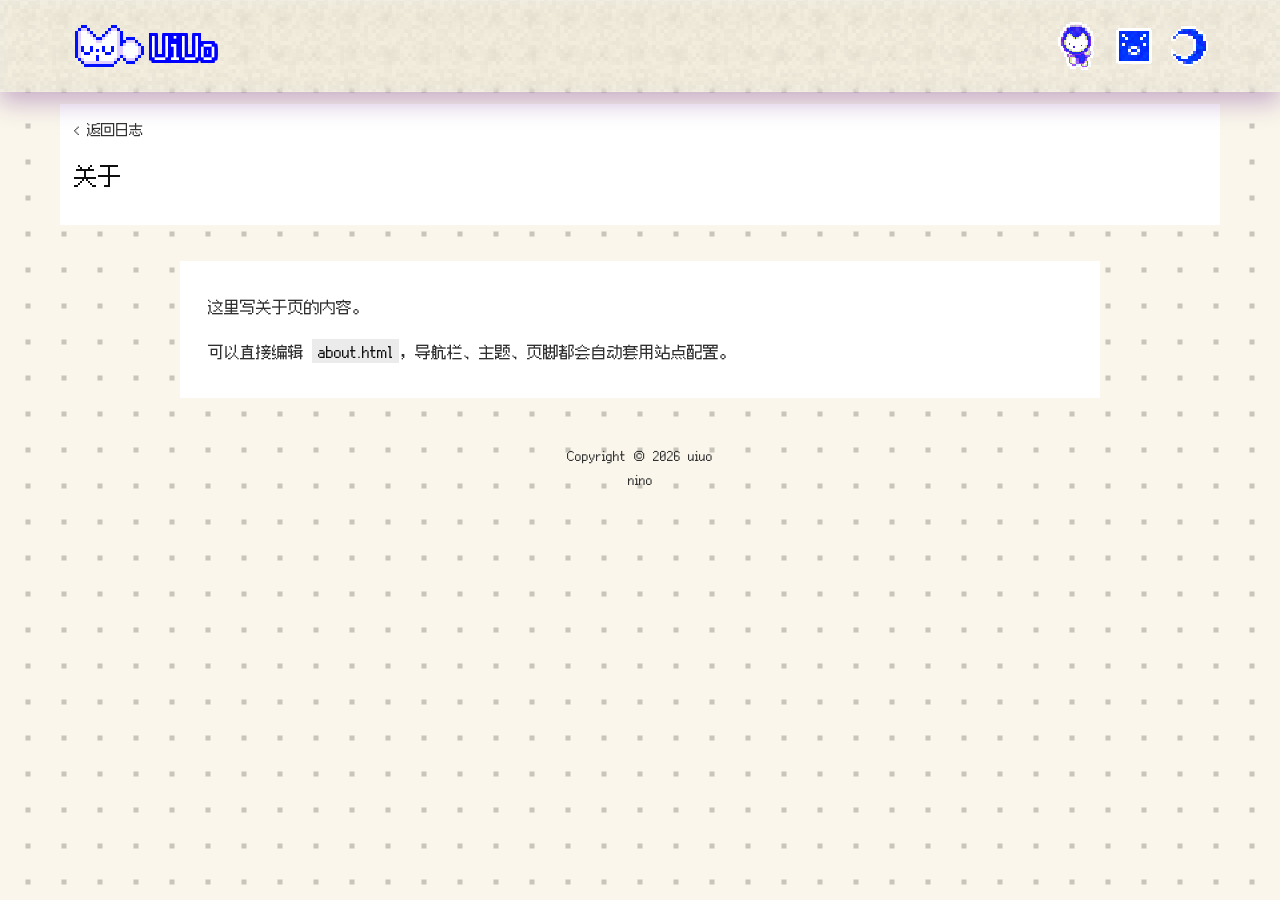
<file: about.html>
<!doctype html>
<html lang="zh-CN">
  <head>
    <meta charset="UTF-8" />
    <meta name="viewport" content="width=device-width, initial-scale=1.0" />
    <meta name="robots" content="noindex, nofollow" />
    <meta name="googlebot" content="noindex, nofollow" />
    <title>关于 - Gamedev</title>
    <script>document.documentElement.dataset.theme=sessionStorage.getItem("vb_theme")==="dark"?"dark":"light"</script>
    <link rel="stylesheet" href="./styles.css?v=35" />
    <!-- 预载像素字体：提前并行下载，缩短首屏等待 -->
    <link rel="preload" as="font" type="font/woff2" href="./assets/fonts/fusion-pixel-12px-proportional-latin.woff2" crossorigin />
    <link rel="preload" as="font" type="font/woff2" href="./assets/fonts/fusion-pixel-12px-proportional-zh_hans.woff2" crossorigin />
  </head>
  <body data-page="about" data-theme="light">
    <header class="top-nav shell">
      <a class="brand" href="./index.html">Gamedev</a>
      <div class="nav-actions">
        <a class="nav-about-btn" href="./about.html" aria-label="关于">
          <img alt="" draggable="false" />
        </a>
        <a class="nav-gallery-btn" href="./gallery.html" aria-label="画廊">
          <img alt="" draggable="false" />
        </a>
        <button id="theme-toggle" class="btn theme-toggle" type="button" aria-label="切换主题">
          <img class="theme-toggle-icon" alt="" draggable="false" hidden />
          <span class="theme-toggle-text">切换主题</span>
        </button>
      </div>
    </header>

    <main class="shell page-main about-main">
      <section class="about-hero block">
        <a class="back-link" href="./index.html">&lt; 返回日志</a>
        <h1>关于</h1>
      </section>

      <section class="post-content markdown-content block">
        <p>这里写关于页的内容。</p>
        <p>可以直接编辑 <code>about.html</code>，导航栏、主题、页脚都会自动套用站点配置。</p>
      </section>
    </main>

    <footer class="site-footer shell">
      <p data-site="footer-line1">Copyright © 2026 Nino</p>
      <p data-site="footer-line2">All rights reserved.</p>
    </footer>

    <script src="./js/common.js?v=19"></script>
    <script src="./js/about.js"></script>
    <div id="page-sweep" class="page-sweep"></div>
    <script src="./js/page-transition.js"></script>
  </body>
</html>
</file>
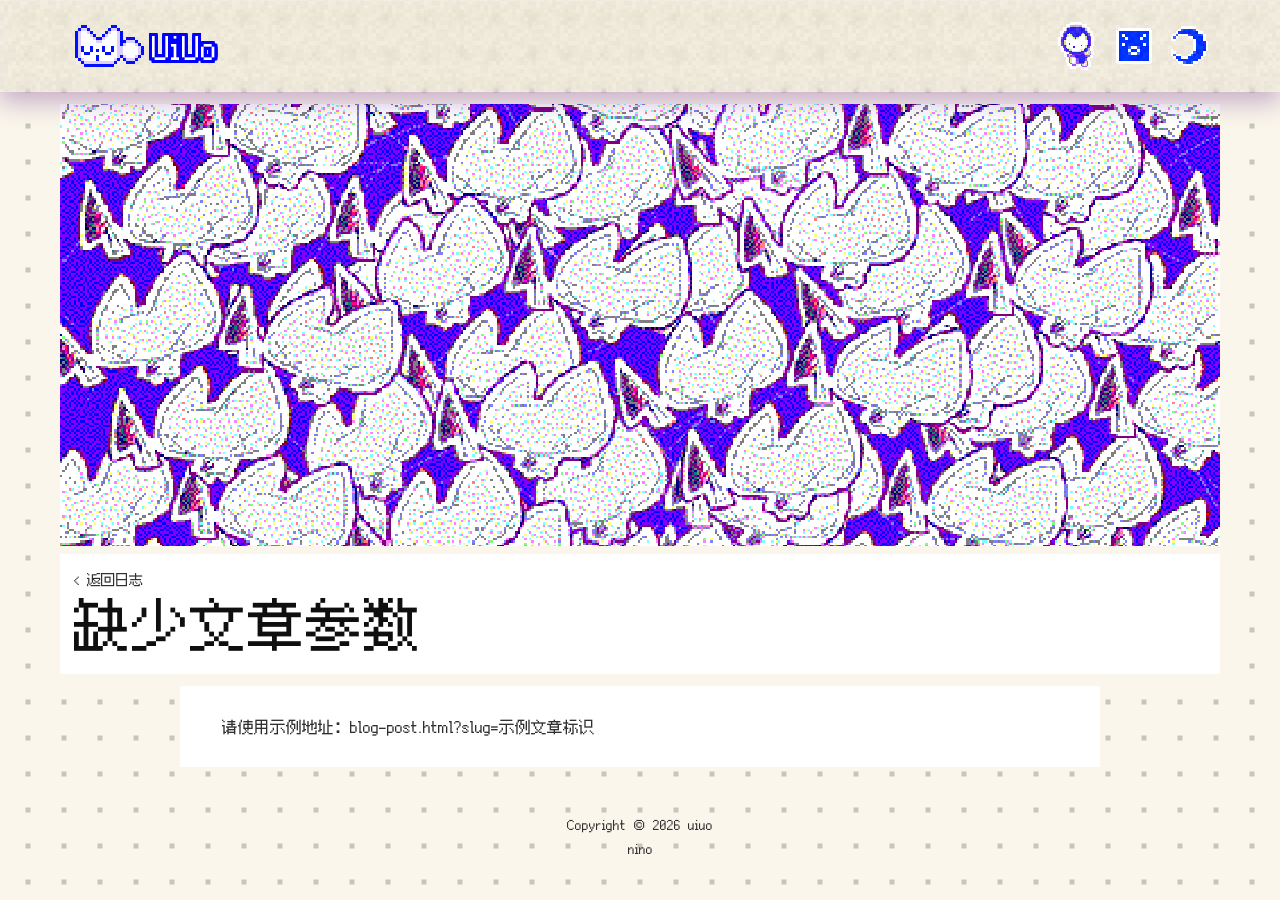
<file: blog-post.html>
﻿<!doctype html>
<html lang="zh-CN">
  <head>
    <meta charset="UTF-8" />
    <meta name="viewport" content="width=device-width, initial-scale=1.0" />
    <meta name="robots" content="noindex, nofollow" />
    <meta name="googlebot" content="noindex, nofollow" />
    <title>文章 - Gamedev</title>
    <script>document.documentElement.dataset.theme=sessionStorage.getItem("vb_theme")==="dark"?"dark":"light"</script>
    <link rel="stylesheet" href="./styles.css?v=35" />
    <!-- 预载像素字体：提前并行下载，缩短首屏等待 -->
    <link rel="preload" as="font" type="font/woff2" href="./assets/fonts/fusion-pixel-12px-proportional-latin.woff2" crossorigin />
    <link rel="preload" as="font" type="font/woff2" href="./assets/fonts/fusion-pixel-12px-proportional-zh_hans.woff2" crossorigin />
  </head>
  <body data-page="blog" data-theme="light">
    <header class="top-nav shell">
      <a class="brand" href="./index.html">Gamedev</a>
      <div class="nav-actions">
        <a class="nav-about-btn" href="./about.html" aria-label="关于">
          <img alt="" draggable="false" />
        </a>
        <a class="nav-gallery-btn" href="./gallery.html" aria-label="画廊">
          <img alt="" draggable="false" />
        </a>
        <button id="theme-toggle" class="btn theme-toggle" type="button" aria-label="切换主题">
          <img class="theme-toggle-icon" alt="" draggable="false" hidden />
          <span class="theme-toggle-text">切换主题</span>
        </button>
      </div>
    </header>

    <main class="shell page-main">
      <section class="page-hero">
        <img data-hero-image class="hero-image" alt="文章头图" draggable="false" />
        <div class="hero-copy block">
          <a class="back-link" href="./index.html">&lt; 返回日志</a>
          <h1 id="post-title">加载中...</h1>
          <p id="post-meta"></p>
        </div>
      </section>

      <article class="post-content block markdown-content" id="post-content"></article>
    </main>

    <footer class="site-footer shell">
      <p data-site="footer-line1">Copyright © 2026 Nino</p>
      <p data-site="footer-line2">All rights reserved.</p>
    </footer>

    <script src="./js/common.js?v=19"></script>
    <script src="./js/blog-post.js"></script>
    <div id="page-sweep" class="page-sweep"></div>
    <script src="./js/page-transition.js"></script>
  </body>
</html>
</file>
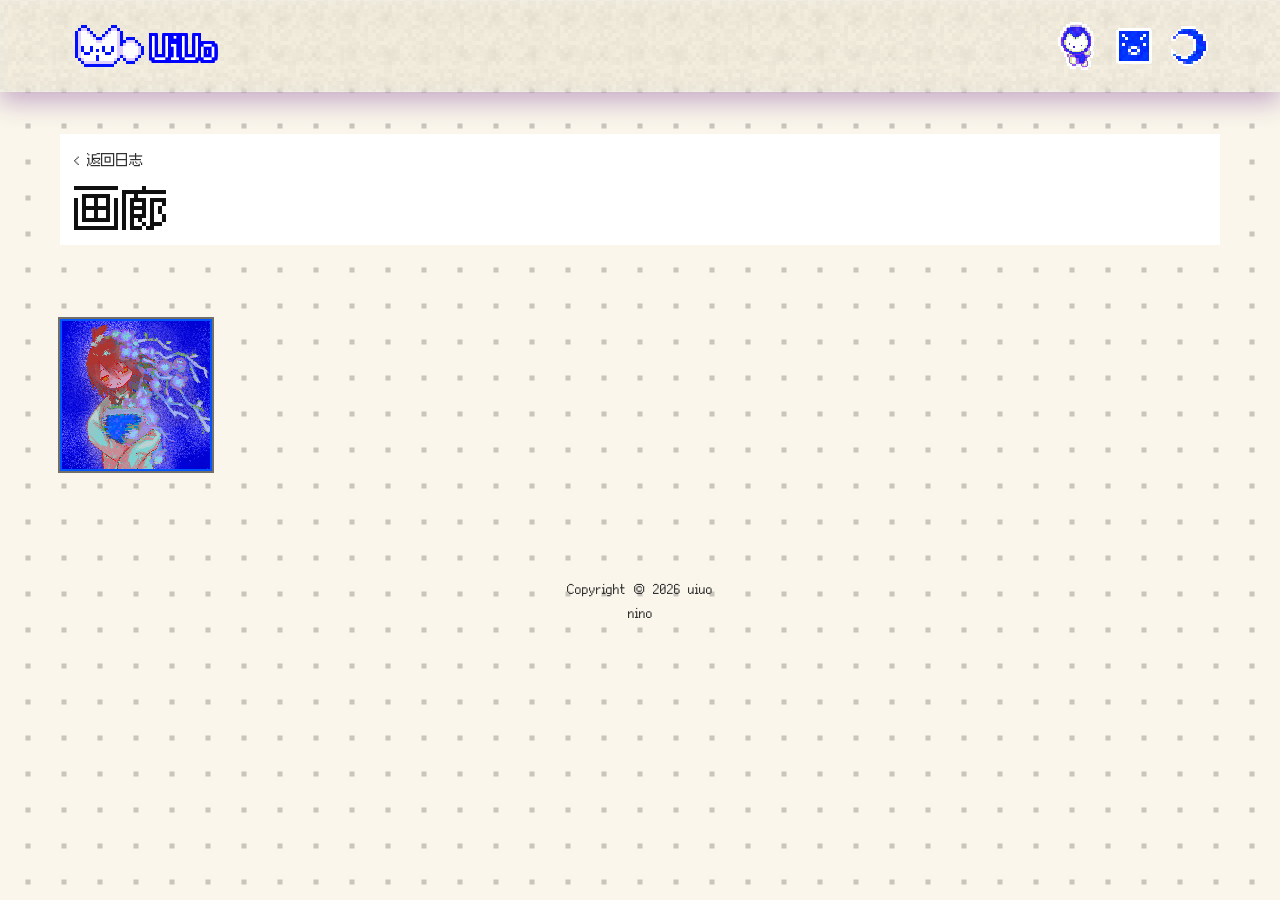
<file: gallery.html>
<!doctype html>
<html lang="zh-CN">
  <head>
    <meta charset="UTF-8" />
    <meta name="viewport" content="width=device-width, initial-scale=1.0" />
    <meta name="robots" content="noindex, nofollow" />
    <meta name="googlebot" content="noindex, nofollow" />
    <title>画廊 - Gamedev</title>
    <script>document.documentElement.dataset.theme=sessionStorage.getItem("vb_theme")==="dark"?"dark":"light"</script>
    <link rel="stylesheet" href="./styles.css?v=35" />
    <!-- 预载像素字体：提前并行下载，缩短首屏等待 -->
    <link rel="preload" as="font" type="font/woff2" href="./assets/fonts/fusion-pixel-12px-proportional-latin.woff2" crossorigin />
    <link rel="preload" as="font" type="font/woff2" href="./assets/fonts/fusion-pixel-12px-proportional-zh_hans.woff2" crossorigin />
  </head>
  <body data-page="gallery" data-theme="light">
    <header class="top-nav shell">
      <a class="brand" href="./index.html">Gamedev</a>
      <div class="nav-actions">
        <a class="nav-about-btn" href="./about.html" aria-label="关于">
          <img alt="" draggable="false" />
        </a>
        <a class="nav-gallery-btn" href="./gallery.html" aria-label="画廊">
          <img alt="" draggable="false" />
        </a>
        <button id="theme-toggle" class="btn theme-toggle" type="button" aria-label="切换主题">
          <img class="theme-toggle-icon" alt="" draggable="false" hidden />
          <span class="theme-toggle-text">切换主题</span>
        </button>
      </div>
    </header>

    <main class="shell page-main gallery-main">
      <section class="gallery-hero block">
        <a class="back-link" href="./index.html">&lt; 返回日志</a>
        <h1>画廊</h1>
      </section>

      <section class="gallery-grid" id="gallery-grid" aria-label="画廊图片"></section>
    </main>

    <footer class="site-footer shell">
      <p data-site="footer-line1">Copyright © 2026 Nino</p>
      <p data-site="footer-line2">All rights reserved.</p>
    </footer>

    <script src="./js/common.js?v=19"></script>
    <script src="./js/gallery.js?v=3"></script>
    <div id="page-sweep" class="page-sweep"></div>
    <script src="./js/page-transition.js"></script>
  </body>
</html>
</file>
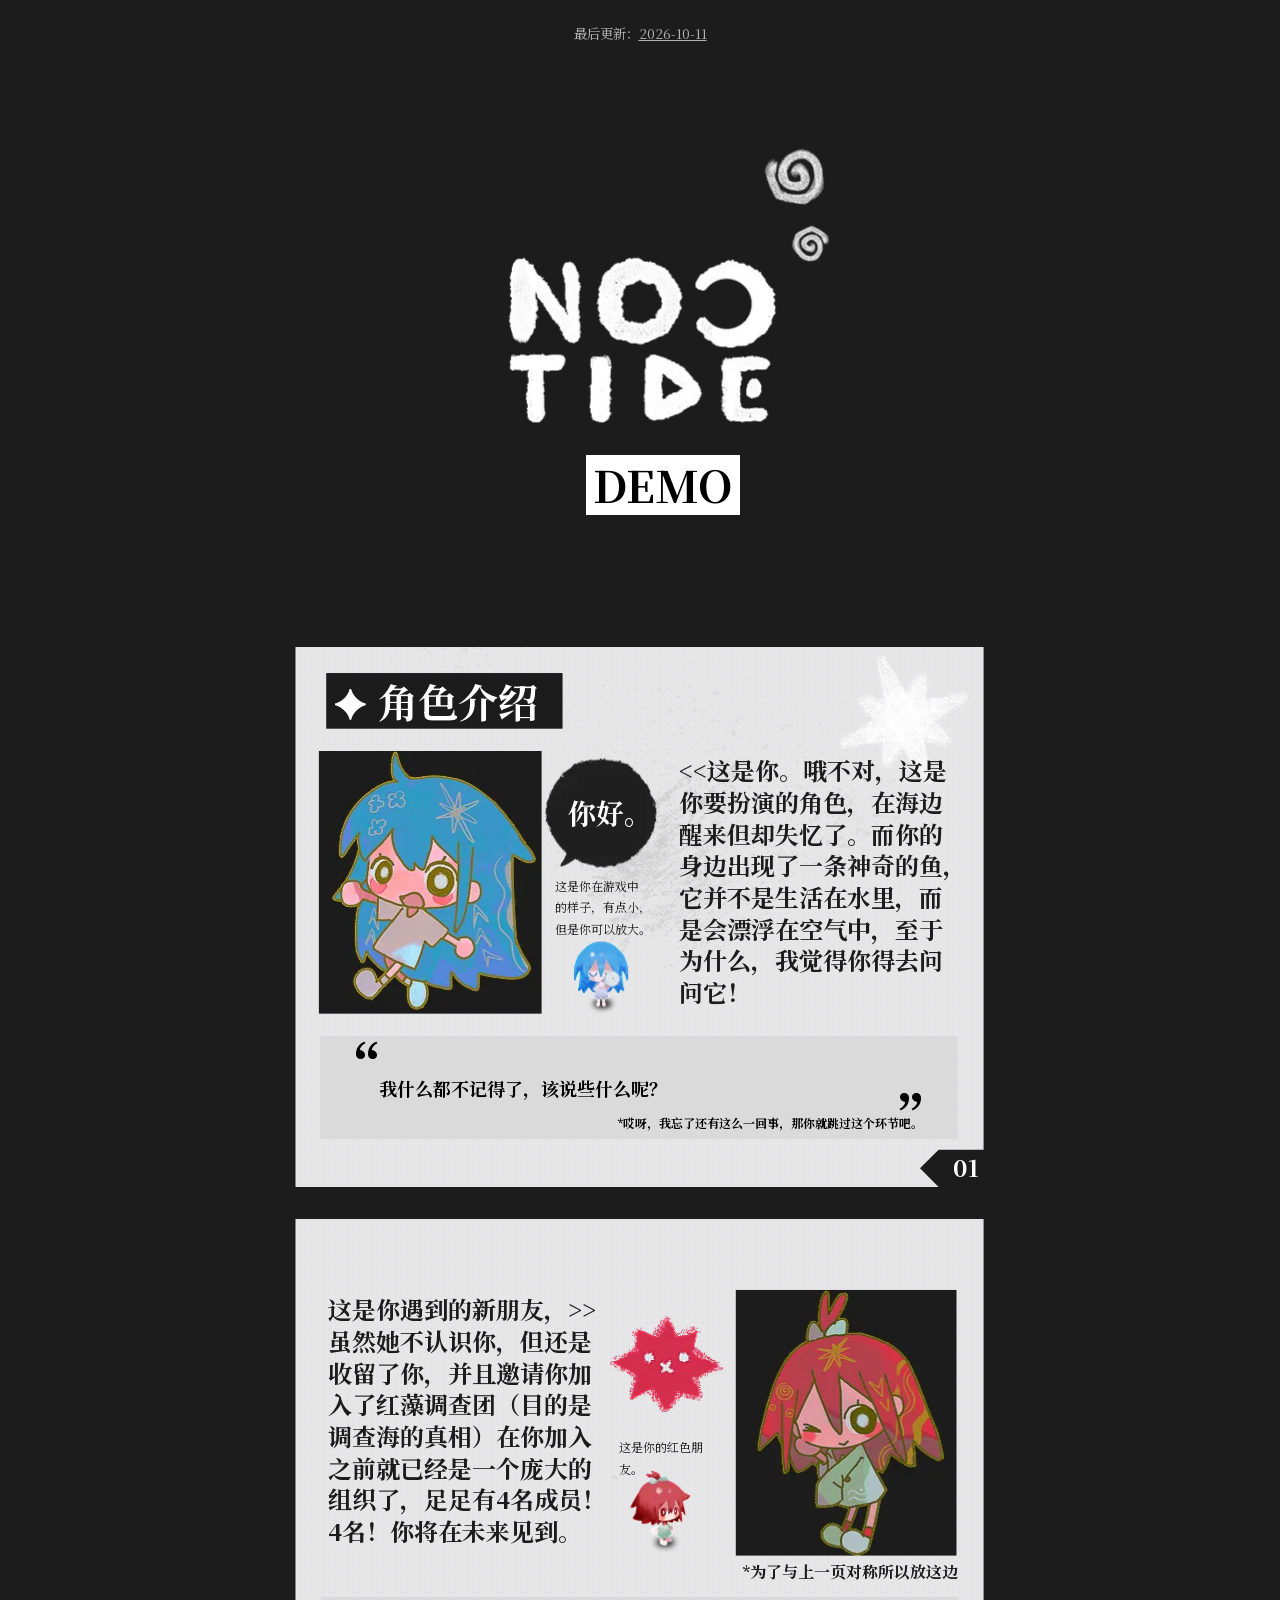
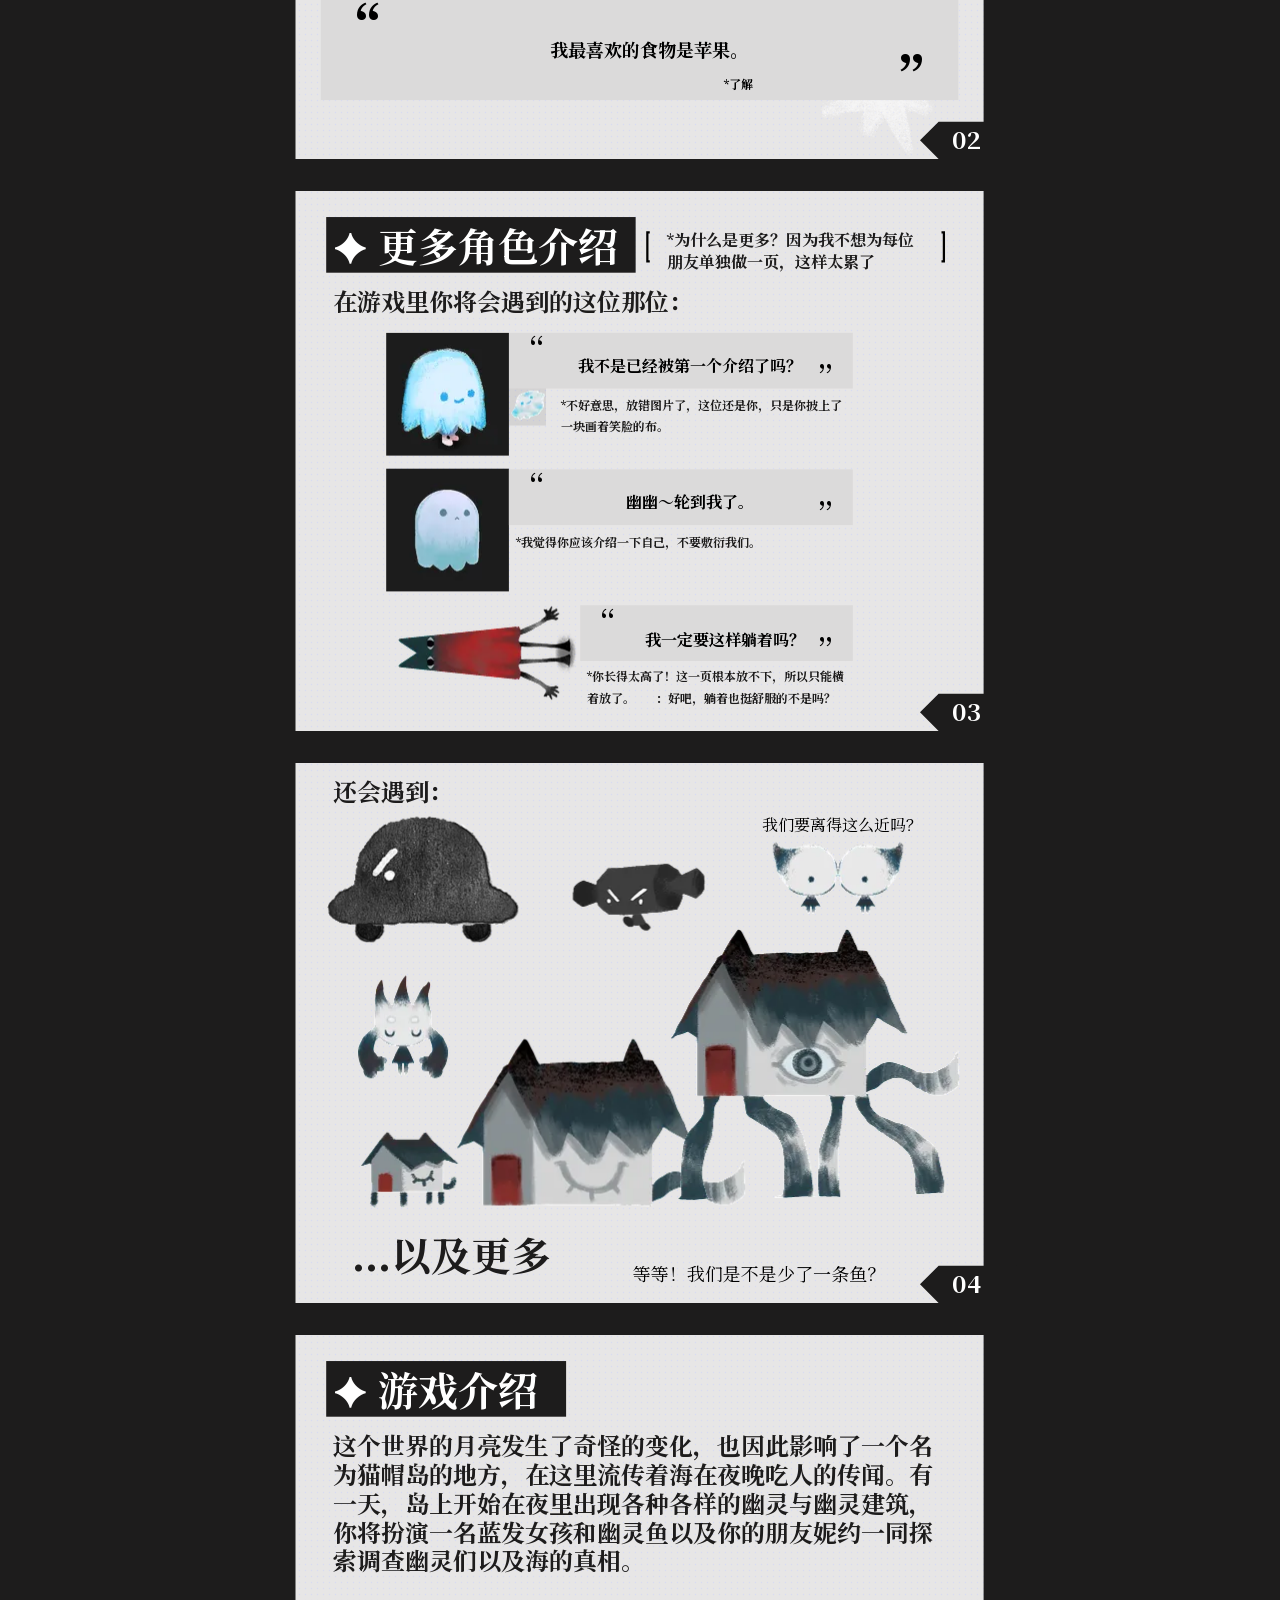
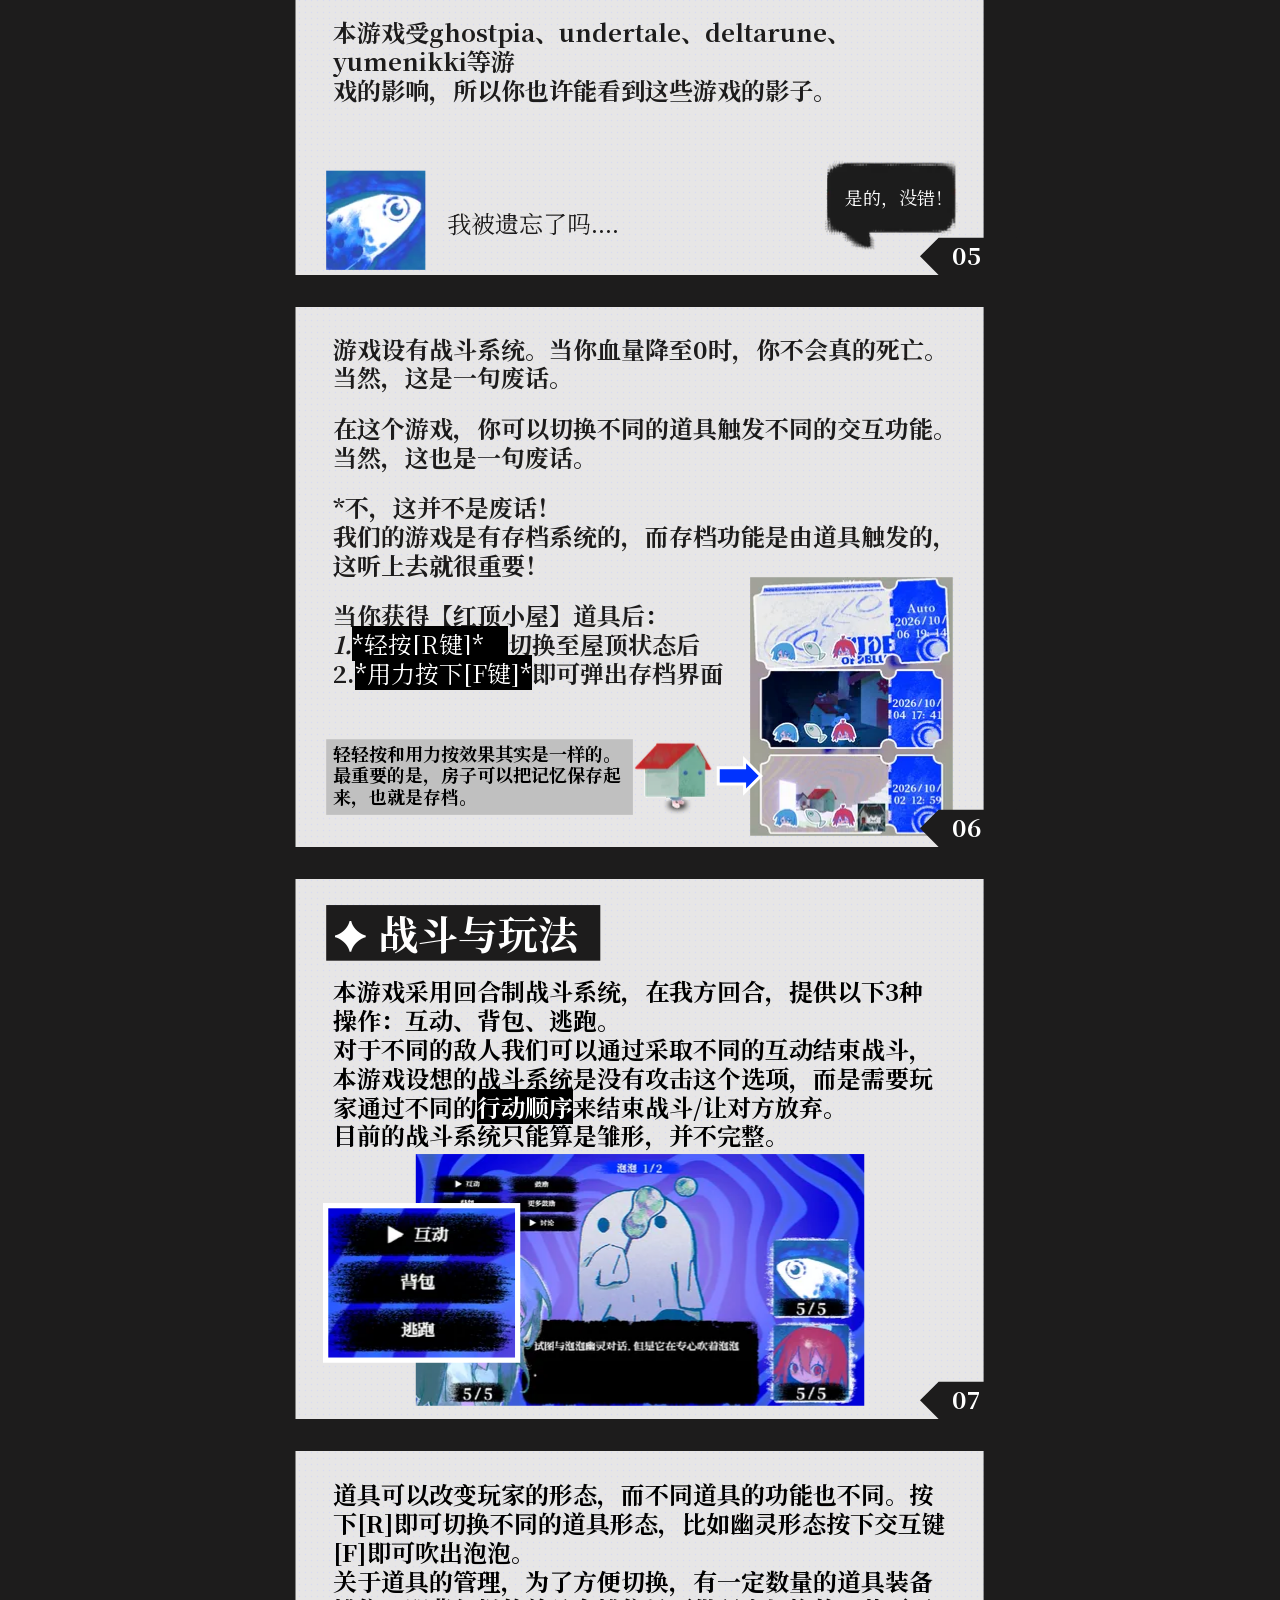
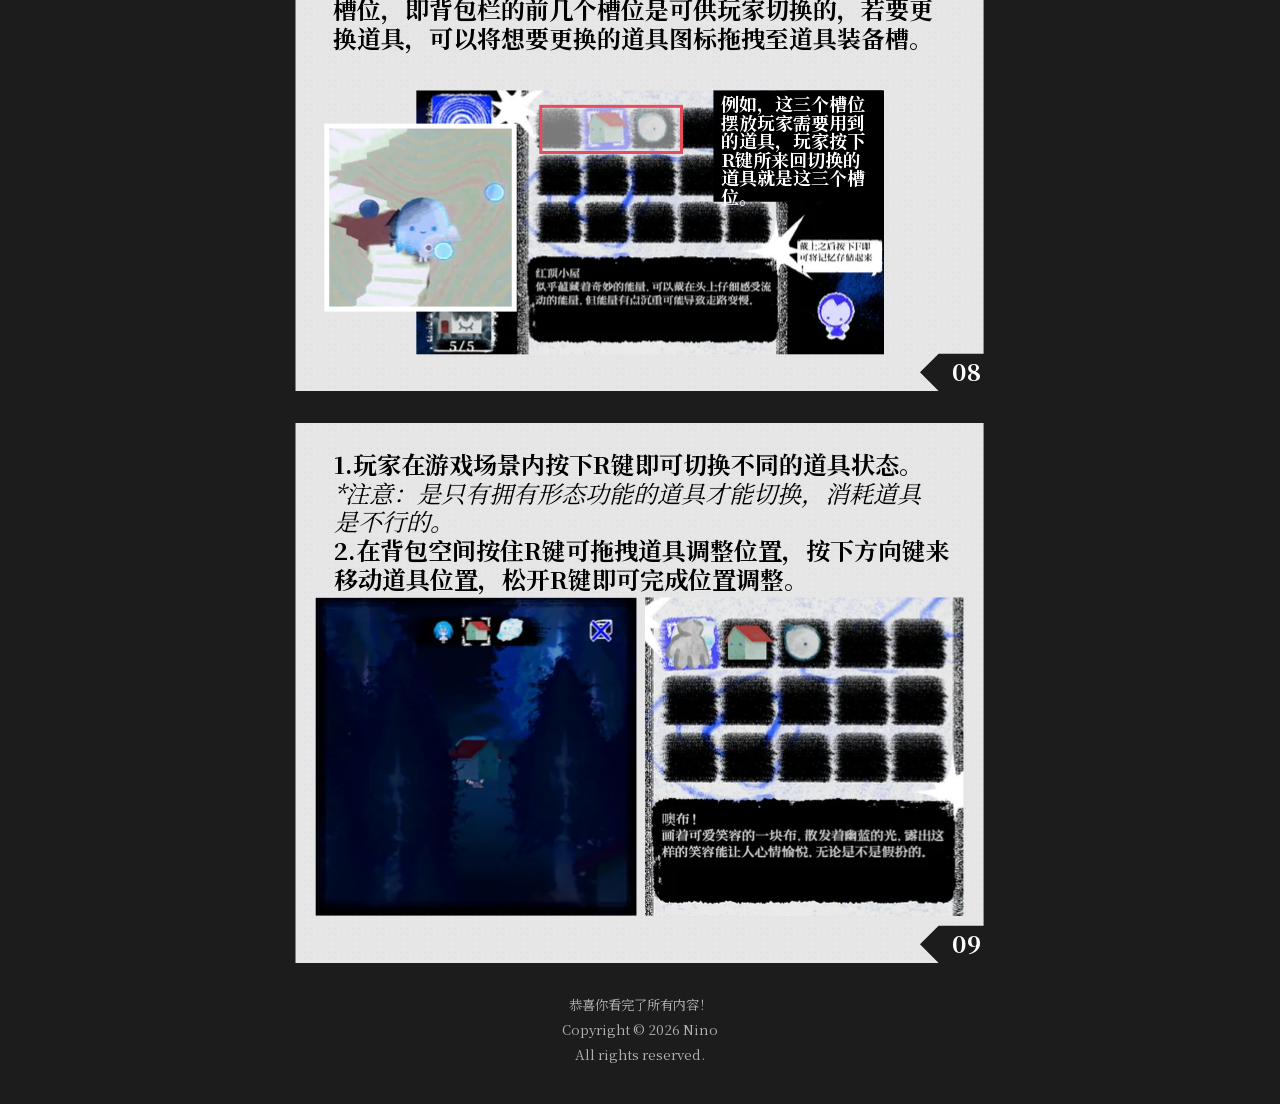
<file: noc.html>
<!doctype html>
<html lang="zh-CN">
  <head>
    <meta charset="utf-8">
    <meta name="viewport" content="width=device-width, initial-scale=1">
    <meta name="robots" content="noindex, nofollow">
    <meta name="googlebot" content="noindex, nofollow">
    <title>NOCTIDE</title>
    <link rel="preload" as="font" type="font/woff2" crossorigin
          href="./assets/noc/fonts/noc-serif-400.woff2">
    <link rel="preload" as="font" type="font/woff2" crossorigin
          href="./assets/noc/fonts/noc-serif-700.woff2">
    <style>
      @font-face {
        font-family: "NocSerif";
        font-style: normal;
        font-weight: 400;
        font-display: swap;
        src: local("Songti SC Regular"), url(./assets/noc/fonts/noc-serif-400.woff2) format("woff2");
      }
      @font-face {
        font-family: "NocSerif";
        font-style: normal;
        font-weight: 700;
        font-display: swap;
        src: local("Songti SC Bold"), url(./assets/noc/fonts/noc-serif-700.woff2) format("woff2");
      }
      @font-face {
        font-family: "NocSerif";
        font-style: normal;
        font-weight: 400;
        font-display: swap;
        unicode-range: U+2726;
        src: local("Songti SC Regular"), url(./assets/noc/fonts/noc-extras.woff2) format("woff2");
      }
      @font-face {
        font-family: "NocSerif";
        font-style: normal;
        font-weight: 700;
        font-display: swap;
        unicode-range: U+2726;
        src: local("Songti SC Bold"), url(./assets/noc/fonts/noc-extras.woff2) format("woff2");
      }
      :root {
        --reading-width: 960px;
        --reading-bg: #1d1c1c;
        --page-gap: 32px;
      }
      html { background: var(--reading-bg); }
      body {
        margin: 0;
        background: var(--reading-bg);
        display: flex;
        flex-direction: column;
        align-items: center;
        font-family: -apple-system, "PingFang SC", "Microsoft YaHei", sans-serif;
      }
      .reading {
        width: min(100%, var(--reading-width));
        margin: 0 auto;
        display: flex;
        flex-direction: column;
        gap: var(--page-gap);
      }
      .page {
        position: relative;
        container-type: inline-size;
        margin: 0;
      }
      .page svg { display: block; width: 100%; height: auto; }
      .page image { -webkit-user-drag: none; }
      .tx {
        position: absolute;
        overflow: visible;
        color: #000000;
        font-family: "NocSerif", "Songti SC", "SimSun", "STSong", "Noto Serif CJK SC", "Arial Unicode MS", serif;
        font-size: 1.88cqw;
        user-select: text;
        -webkit-user-select: text;
      }
      .tx p { margin: 0; white-space: pre-wrap; }
      .tx.ctr { display: flex; flex-direction: column; justify-content: center; }
      .tx.bot { display: flex; flex-direction: column; justify-content: flex-end; }
      .credit {
        margin: 0 0 40px;
        display: grid;
        justify-items: center;
        gap: 6px;
        text-align: center;
        color: #b3b3b3;
        font-family: "NocSerif", "Songti SC", "SimSun", "STSong", "Noto Serif CJK SC", "Arial Unicode MS", serif;
      }
      .credit p { margin: 0; font-size: 0.84rem; }
      .credit a { color: inherit; text-decoration: underline; }
      .updated {
        margin: 24px 0 0;
        text-align: center;
        color: #b3b3b3;
        font-family: "NocSerif", "Songti SC", "SimSun", "STSong", "Noto Serif CJK SC", "Arial Unicode MS", serif;
        font-size: 0.84rem;
      }
      .updated a { color: inherit; text-decoration: underline; }
      @media print {
        html, body { background: #fff; }
        .reading { gap: 0; }
      }
    </style>
  </head>
  <body>
    <main class="reading">
      <p class="updated">最后更新：<a href="./updates.html">2026-10-11</a></p>
      <figure class="page" id="page-1">
        <svg viewBox="0 0 960 540" role="img" aria-label="第 1 页"><rect width="960" height="540" fill="#1d1c1c"/><image x="337.3" y="178.7" width="285.4" height="182.6" href="./assets/noc/sprites/sp-7ca4f40017.webp"/><image x="606.4" y="73.25" width="61.45" height="61.45" href="./assets/noc/sprites/sp-ed2c5bd138.webp" transform="rotate(254 637.12 103.97)"/><image x="630.2" y="149.45" width="37.4" height="37.4" href="./assets/noc/sprites/sp-a8eb4d8f05.webp" transform="rotate(37 648.9 168.15)"/></svg>
        <div class="tx" style="left:44.4%;top:70.29%;width:max-content;min-width:11.2%;height:11.2%;box-sizing:border-box;background:#ffffff;padding-top:0.38%;padding-right:0.75%;padding-bottom:0.38%;padding-left:0.75%"><p style="text-align:center;line-height:1.2"><span style="font-size:4.58cqw;font-weight:700;color:#000000">DEMO</span></p></div>
      </figure>
      <figure class="page" id="page-2">
        <svg viewBox="0 0 960 540" role="img" aria-label="第 2 页"><defs><pattern id="dg2" width="6" height="6" patternUnits="userSpaceOnUse"><rect width="6" height="6" fill="#e7e6e6"/><circle cx="1.5" cy="1.5" r="0.7" fill="#d8dbf2"/></pattern></defs><rect width="960" height="540" fill="url(#dg2)"/><image x="150.15" y="-420.9" width="809.85" height="809.85" href="./assets/noc/sprites/sp-d9d0641dbe.webp" opacity="0.15"/><image x="664.5" y="-6.45" width="159.75" height="159.75" href="./assets/noc/sprites/sp-d82b2d0c4c.webp" transform="rotate(339 744.38 73.42)"/><rect x="166.2" y="26.05" width="236.35" height="55.65" fill="#1d1c1c"/><image x="158.9" y="103.8" width="222.7" height="263.05" href="./assets/noc/sprites/sp-e454c39da1.webp"/><image x="370.05" y="94.6" width="142" height="142" href="./assets/noc/sprites/sp-fc057966e9.webp"/><image x="397.85" y="280.45" width="86.4" height="86.4" href="./assets/noc/sprites/sp-ff49e028ba.webp"/><rect x="823.6" y="0" width="136.4" height="540.05" fill="#1d1c1c"/><rect x="-0.9" y="-0.05" width="136.4" height="540.05" fill="#1d1c1c"/><rect x="160.1" y="388.95" width="637.5" height="103.2" fill="#dbdada"/><path d="M0 0 L78.42 0 L97.05 18.62 L78.42 37.25 L0 37.25 L18.62 18.62 Z" fill="#1d1c1c" transform="translate(760 502.75) translate(48.52 18.62) scale(-1 1) translate(-48.52 -18.62)"/></svg>
        <div class="tx" style="left:18.06%;top:5.49%;width:23.12%;height:8.97%"><p style="text-align:left;line-height:1.2"><span style="font-size:4.17cqw;font-weight:700;color:#ffffff">✦ 角色介绍</span></p></div><div class="tx" style="left:54.09%;top:19.89%;width:31.33%;height:47.38%"><p style="text-align:left;line-height:1.32"><span style="font-size:2.5cqw;font-weight:700;color:#1d1c1c">&lt;&lt;这是你。哦不对，这是</span><br><span style="font-size:2.5cqw;font-weight:700;color:#1d1c1c">你要扮演的角色，在海边</span><br><span style="font-size:2.5cqw;font-weight:700;color:#1d1c1c">醒来但却失忆了。而你的</span><br><span style="font-size:2.5cqw;font-weight:700;color:#1d1c1c">身边出现了一条神奇的鱼，</span><br><span style="font-size:2.5cqw;font-weight:700;color:#1d1c1c">它并不是生活在水里，而</span><br><span style="font-size:2.5cqw;font-weight:700;color:#1d1c1c">是会漂浮在空气中，至于</span><br><span style="font-size:2.5cqw;font-weight:700;color:#1d1c1c">为什么，我觉得你得去问</span><br><span style="font-size:2.5cqw;font-weight:700;color:#1d1c1c">问它！</span></p><p style="text-align:left;line-height:1.2">​</p><p style="text-align:left;line-height:1.2">​</p><p style="text-align:left;line-height:1.2">​</p></div><div class="tx" style="left:42.5%;top:27.52%;width:11.01%;height:6.28%"><p style="text-align:left;line-height:1.2"><span style="font-size:2.92cqw;font-weight:700;color:#ffffff">你好。</span></p></div><div class="tx" style="left:41.19%;top:41.81%;width:10.65%;height:9.48%"><p style="text-align:left;line-height:1.2"><span style="font-size:1.25cqw;color:#1d1c1c">这是你在游戏中</span><br><span style="font-size:1.25cqw;color:#1d1c1c">的样子，有点小，</span><br><span style="font-size:1.25cqw;color:#1d1c1c">但是你可以放大。</span><br></p></div><div class="tx" style="left:17.43%;top:72.69%;width:64.91%;height:17.78%"><p style="text-align:left;line-height:0.96"><span style="font-size:5.62cqw;font-weight:700">“</span></p><p style="text-align:right;line-height:0.96"><span style="font-size:5.62cqw;font-weight:700">                                 ”</span></p></div><div class="tx" style="left:22.84%;top:79.85%;width:56.09%;height:4.47%"><p style="text-align:left;line-height:1.2"><span style="font-weight:700">我什么都不记得了，该说些什么呢？</span></p></div><div class="tx" style="left:47.69%;top:85.72%;width:31.98%;height:2.94%"><p style="text-align:left;line-height:1.2"><span style="font-size:1.25cqw;font-weight:700">*哎呀，我忘了还有这么一回事，那你就跳过这个环节吧。</span></p></div><div class="tx" style="left:79.92%;top:93.77%;width:8.14%;height:5.38%"><p style="text-align:center;line-height:1.2"><span style="font-size:2.5cqw;font-weight:700;color:#ffffff">01</span></p></div>
      </figure>
      <figure class="page" id="page-3">
        <svg viewBox="0 0 960 540" role="img" aria-label="第 3 页"><defs><pattern id="dg3" width="6" height="6" patternUnits="userSpaceOnUse"><rect width="6" height="6" fill="#e7e6e6"/><circle cx="1.5" cy="1.5" r="0.7" fill="#d8dbf2"/></pattern></defs><rect width="960" height="540" fill="url(#dg3)"/><image x="645.45" y="389.95" width="159.75" height="159.75" href="./assets/noc/sprites/sp-d82b2d0c4c.webp" transform="rotate(339 725.33 469.82)" opacity="0.61"/><rect x="823.6" y="0" width="136.4" height="540.05" fill="#1d1c1c"/><rect x="-0.9" y="-0.05" width="136.4" height="540.05" fill="#1d1c1c"/><rect x="160.8" y="377.95" width="637.5" height="103.2" fill="#dbdada"/><image x="575.8" y="70.6" width="220.7" height="266.35" href="./assets/noc/sprites/sp-1fb0fdc221.webp"/><image x="459.3" y="244.95" width="88.7" height="88.7" href="./assets/noc/sprites/sp-0334d2d3a3.webp"/><image x="371.1" y="22.25" width="266.45" height="266.45" href="./assets/noc/sprites/sp-3a03983eb1.webp"/><path d="M0 0 L78.42 0 L97.05 18.62 L78.42 37.25 L0 37.25 L18.62 18.62 Z" fill="#1d1c1c" transform="translate(760 502.75) translate(48.52 18.62) scale(-1 1) translate(-48.52 -18.62)"/></svg>
        <div class="tx" style="left:17.5%;top:13.74%;width:31.33%;height:47.38%"><p style="text-align:left;line-height:1.32"><span style="font-size:2.5cqw;font-weight:700;color:#1d1c1c">这是你遇到的新朋友，&gt;&gt;</span><br><span style="font-size:2.5cqw;font-weight:700;color:#1d1c1c">虽然她不认识你，但还是</span><br><span style="font-size:2.5cqw;font-weight:700;color:#1d1c1c">收留了你，并且邀请你加</span><br><span style="font-size:2.5cqw;font-weight:700;color:#1d1c1c">入了红藻调查团（目的是</span><br><span style="font-size:2.5cqw;font-weight:700;color:#1d1c1c">调查海的真相）在你加入</span><br><span style="font-size:2.5cqw;font-weight:700;color:#1d1c1c">之前就已经是一个庞大的</span><br><span style="font-size:2.5cqw;font-weight:700;color:#1d1c1c">组织了，足足有4名成员！</span><br><span style="font-size:2.5cqw;font-weight:700;color:#1d1c1c">4名！你将在未来见到。</span></p><p style="text-align:left;line-height:1.2">​</p><p style="text-align:left;line-height:1.2">​</p></div><div class="tx" style="left:17.5%;top:70.66%;width:64.91%;height:17.78%"><p style="text-align:left;line-height:0.96"><span style="font-size:5.62cqw;font-weight:700">“</span></p><p style="text-align:right;line-height:0.96"><span style="font-size:5.62cqw;font-weight:700">                                 ”</span></p></div><div class="tx" style="left:22.92%;top:77.81%;width:56.09%;height:4.47%"><p style="text-align:center;line-height:1.2"><span style="font-weight:700">我最喜欢的食物是苹果。</span></p></div><div class="tx" style="left:47.83%;top:39.82%;width:10.65%;height:7.98%"><p style="text-align:left;line-height:1.2"><span style="font-size:1.25cqw;color:#1d1c1c">这是你的红色朋</span><br><span style="font-size:1.25cqw;color:#1d1c1c">友。</span><br></p></div><div class="tx" style="left:60.73%;top:63.06%;width:24.92%;height:3.58%"><p style="text-align:left;line-height:1.2"><span style="font-size:1.67cqw;font-weight:700;color:#1d1c1c">*为了与上一页对称所以放这边</span></p></div><div class="tx" style="left:79.92%;top:93.77%;width:8.14%;height:5.38%"><p style="text-align:center;line-height:1.2"><span style="font-size:2.5cqw;font-weight:700;color:#ffffff">02</span></p></div><div class="tx" style="left:58.73%;top:83.62%;width:10.64%;height:2.69%"><p style="text-align:left;line-height:1.2"><span style="font-size:1.25cqw;font-weight:700">*了解</span></p></div>
      </figure>
      <figure class="page" id="page-4">
        <svg viewBox="0 0 960 540" role="img" aria-label="第 4 页"><defs><pattern id="dg4" width="6" height="6" patternUnits="userSpaceOnUse"><rect width="6" height="6" fill="#e7e6e6"/><circle cx="1.5" cy="1.5" r="0.7" fill="#d8dbf2"/></pattern></defs><rect width="960" height="540" fill="url(#dg4)"/><rect x="166.2" y="26.05" width="309.45" height="55.65" fill="#1d1c1c"/><rect x="823.6" y="0" width="136.4" height="540.05" fill="#1d1c1c"/><rect x="-0.9" y="-0.05" width="136.4" height="540.05" fill="#1d1c1c"/><rect x="348.9" y="141.8" width="343.9" height="55.7" fill="#dbdada"/><image x="226.2" y="141.9" width="122.7" height="122.7" href="./assets/noc/sprites/sp-0eef5fcd5c.webp"/><image x="348.9" y="197.5" width="37.05" height="37.05" href="./assets/noc/sprites/sp-f56c1da0c0.webp"/><image x="226.2" y="277.7" width="122.7" height="122.7" href="./assets/noc/sprites/sp-99eebca592.webp"/><rect x="348.9" y="278.45" width="343.9" height="55.7" fill="#dbdada"/><image x="274.7" y="365" width="97" height="194" href="./assets/noc/sprites/sp-5e87a534b1.webp" transform="rotate(270 323.2 462)"/><rect x="420.2" y="414.25" width="272.65" height="55.7" fill="#dbdada"/><path d="M0 0 L78.42 0 L97.05 18.62 L78.42 37.25 L0 37.25 L18.62 18.62 Z" fill="#1d1c1c" transform="translate(760 502.75) translate(48.52 18.62) scale(-1 1) translate(-48.52 -18.62)"/><path d="M2.4 0 L0 0 L0 28.85 L2.4 28.85 M294.15 0 L296.55 0 L296.55 28.85 L294.15 28.85" fill="none" stroke="#000000" stroke-width="2.25" transform="translate(487.35 41.4)"/></svg>
        <div class="tx" style="left:18.06%;top:5.49%;width:30.73%;height:8.97%"><p style="text-align:left;line-height:1.2"><span style="font-size:4.17cqw;font-weight:700;color:#ffffff">✦ 更多角色介绍</span></p></div><div class="tx" style="left:37.09%;top:26.93%;width:34.32%;height:8.98%"><p style="text-align:left;line-height:0.99"><span style="font-size:2.92cqw;font-weight:700">“</span></p><p style="text-align:right;line-height:0.99"><span style="font-size:2.92cqw;font-weight:700">                                 ”</span></p></div><div class="tx" style="left:39.66%;top:30.13%;width:31.06%;height:4.47%"><p style="text-align:center;line-height:1.2"><span style="font-size:1.67cqw;font-weight:700">我不是已经被第一个介绍了吗？</span></p></div><div class="tx" style="left:52.79%;top:6.84%;width:28.57%;height:7.62%"><p style="text-align:left;line-height:1.2"><span style="font-size:1.67cqw;font-weight:700;color:#1d1c1c">*为什么是更多？因为我不想为每位</span><br><span style="font-size:1.67cqw;font-weight:700;color:#1d1c1c">朋友单独做一页，这样太累了</span></p></div><div class="tx" style="left:18.06%;top:17.81%;width:61.51%;height:5.38%"><p style="text-align:left;line-height:1.2"><span style="font-size:2.5cqw;font-weight:700;color:#1d1c1c">在游戏里你将会遇到的这位那位：</span></p></div><div class="tx" style="left:41.8%;top:37.19%;width:30.86%;height:5.53%"><p style="text-align:left;line-height:1.2"><span style="font-size:1.25cqw;font-weight:700;color:#1d1c1c">*不好意思，放错图片了，这位还是你，只是你披上了</span><br><span style="font-size:1.25cqw;font-weight:700;color:#1d1c1c">一块画着笑脸的布。</span></p></div><div class="tx" style="left:37.09%;top:52.23%;width:34.32%;height:8.98%"><p style="text-align:left;line-height:0.99"><span style="font-size:2.92cqw;font-weight:700">“</span></p><p style="text-align:right;line-height:0.99"><span style="font-size:2.92cqw;font-weight:700">                                 ”</span></p></div><div class="tx" style="left:39.66%;top:55.44%;width:31.06%;height:4.47%"><p style="text-align:center;line-height:1.2"><span style="font-size:1.67cqw;font-weight:700">幽幽～轮到我了。</span></p></div><div class="tx" style="left:37.09%;top:62.55%;width:35.57%;height:2.69%"><p style="text-align:left;line-height:1.2"><span style="font-size:1.25cqw;font-weight:700;color:#1d1c1c">*我觉得你应该介绍一下自己，不要敷衍我们。</span></p></div><div class="tx" style="left:44.52%;top:77.38%;width:26.9%;height:8.98%"><p style="text-align:left;line-height:0.99"><span style="font-size:2.92cqw;font-weight:700">“</span></p><p style="text-align:right;line-height:0.99"><span style="font-size:2.92cqw;font-weight:700">                          ”</span></p></div><div class="tx" style="left:47.06%;top:81%;width:23.66%;height:2.93%"><p style="text-align:center;line-height:1.2"><span style="font-size:1.67cqw;font-weight:700">我一定要这样躺着吗？</span></p></div><div class="tx" style="left:44.52%;top:87.44%;width:28.15%;height:2.94%"><p style="text-align:left;line-height:1.2"><span style="font-size:1.25cqw;font-weight:700;color:#1d1c1c">*你长得太高了！这一页根本放不下，所以只能横</span><br><span style="font-size:1.25cqw;font-weight:700;color:#1d1c1c">着放了。       ：好吧，躺着也挺舒服的不是吗？</span></p></div><div class="tx" style="left:79.92%;top:93.77%;width:8.14%;height:5.38%"><p style="text-align:center;line-height:1.2"><span style="font-size:2.5cqw;font-weight:700;color:#ffffff">03</span></p></div>
      </figure>
      <figure class="page" id="page-5">
        <svg viewBox="0 0 960 540" role="img" aria-label="第 5 页"><defs><pattern id="dg5" width="6" height="6" patternUnits="userSpaceOnUse"><rect width="6" height="6" fill="#e7e6e6"/><circle cx="1.5" cy="1.5" r="0.7" fill="#d8dbf2"/></pattern></defs><rect width="960" height="540" fill="url(#dg5)"/><rect x="823.6" y="0" width="136.4" height="540.05" fill="#1d1c1c"/><rect x="-0.9" y="-0.05" width="136.4" height="540.05" fill="#1d1c1c"/><image x="166.2" y="301.65" width="158.1" height="158.1" href="./assets/noc/sprites/sp-edbdbfaa7d.webp"/><image x="407.6" y="38.8" width="144.8" height="144.8" href="./assets/noc/sprites/sp-0e5e9889f2.webp"/><image x="166.2" y="19.55" width="194.1" height="194.1" href="./assets/noc/sprites/sp-054921f5c8.webp"/><image x="184" y="208.25" width="118.05" height="118.05" href="./assets/noc/sprites/sp-b6e5410f2b.webp"/><image x="281.25" y="265.45" width="384" height="384" href="./assets/noc/sprites/sp-46494f872f.webp"/><image x="495.25" y="156.05" width="384" height="384" href="./assets/noc/sprites/sp-7a7e85fc2f.webp"/><image x="591.8" y="57.55" width="118.05" height="118.05" href="./assets/noc/sprites/sp-03ba90bfd6.webp"/><image x="646.2" y="57.55" width="118.05" height="118.05" href="./assets/noc/sprites/sp-03ba90bfd6.webp" transform="translate(705.23 116.57) scale(-1 1) translate(-705.23 -116.57)"/><path d="M0 0 L78.42 0 L97.05 18.62 L78.42 37.25 L0 37.25 L18.62 18.62 Z" fill="#1d1c1c" transform="translate(760 502.75) translate(48.52 18.62) scale(-1 1) translate(-48.52 -18.62)"/></svg>
        <div class="tx" style="left:18.06%;top:2.62%;width:64.97%;height:5.38%"><p style="text-align:left;line-height:1.2"><span style="font-size:2.5cqw;font-weight:700;color:#1d1c1c">还会遇到：</span></p></div><div class="tx" style="left:20.05%;top:86.52%;width:52.67%;height:8.97%"><p style="text-align:left;line-height:1.2"><span style="font-size:4.17cqw;font-weight:700;color:#1d1c1c">...以及更多</span></p></div><div class="tx" style="left:44.27%;top:92.56%;width:31.24%;height:2.93%"><p style="text-align:right;line-height:1.2">等等！我们是不是少了一条鱼？</p></div><div class="tx" style="left:79.92%;top:93.77%;width:8.14%;height:5.38%"><p style="text-align:center;line-height:1.2"><span style="font-size:2.5cqw;font-weight:700;color:#ffffff">04</span></p></div><div class="tx" style="left:62.69%;top:9.33%;width:17.74%;height:3.58%"><p style="text-align:left;line-height:1.2"><span style="font-size:1.67cqw">我们要离得这么近吗？</span></p></div>
      </figure>
      <figure class="page" id="page-6">
        <svg viewBox="0 0 960 540" role="img" aria-label="第 6 页"><defs><pattern id="dg6" width="6" height="6" patternUnits="userSpaceOnUse"><rect width="6" height="6" fill="#e7e6e6"/><circle cx="1.5" cy="1.5" r="0.7" fill="#d8dbf2"/></pattern></defs><rect width="960" height="540" fill="url(#dg6)"/><rect x="166.2" y="26.05" width="239.9" height="55.65" fill="#1d1c1c"/><rect x="823.6" y="0" width="136.4" height="540.05" fill="#1d1c1c"/><rect x="-0.9" y="-0.05" width="136.4" height="540.05" fill="#1d1c1c"/><image x="663.05" y="421.4" width="136.45" height="96.5" href="./assets/noc/sprites/sp-aa0541245d.webp" transform="translate(731.27 469.65) scale(-1 1) translate(-731.27 -469.65)"/><image x="166.2" y="435.7" width="99.15" height="99.15" href="./assets/noc/sprites/sp-0b42e7d402.webp" transform="translate(215.77 485.27) scale(-1 1) translate(-215.77 -485.27)"/><path d="M0 0 L78.42 0 L97.05 18.62 L78.42 37.25 L0 37.25 L18.62 18.62 Z" fill="#1d1c1c" transform="translate(760 502.75) translate(48.52 18.62) scale(-1 1) translate(-48.52 -18.62)"/></svg>
        <div class="tx" style="left:18.06%;top:5.49%;width:23.49%;height:8.97%"><p style="text-align:left;line-height:1.2"><span style="font-size:4.17cqw;font-weight:700;color:#ffffff">✦ 游戏介绍</span></p></div><div class="tx" style="left:18.06%;top:17.81%;width:66.27%;height:48.46%"><p style="text-align:left;line-height:1.2"><span style="font-size:2.5cqw;font-weight:700;color:#1d1c1c">这个世界的月亮发生了奇怪的变化，也因此影响了一个名</span><br><span style="font-size:2.5cqw;font-weight:700;color:#1d1c1c">为猫帽岛的地方，在这里流传着海在夜晚吃人的传闻。有</span><br><span style="font-size:2.5cqw;font-weight:700;color:#1d1c1c">一天，岛上开始在夜里出现各种各样的幽灵与幽灵建筑，</span><br><span style="font-size:2.5cqw;font-weight:700;color:#1d1c1c">你将扮演一名蓝发女孩和幽灵鱼以及你的朋友妮约一同探</span><br><span style="font-size:2.5cqw;font-weight:700;color:#1d1c1c">索调查幽灵们以及海的真相。</span></p><p style="text-align:left;line-height:1.2">​</p><p style="text-align:left;line-height:1.2">​</p><p style="text-align:left;line-height:1.2"><span style="font-size:2.5cqw;font-weight:700;color:#1d1c1c">本游戏受ghostpia、undertale、deltarune、yumenikki等游</span><br><span style="font-size:2.5cqw;font-weight:700;color:#1d1c1c">戏的影响，所以你也许能看到这些游戏的影子。</span></p></div><div class="tx" style="left:71.35%;top:83.62%;width:11.52%;height:4.04%"><p style="text-align:left;line-height:1.2"><span style="color:#ffffff">是的，没错！</span></p></div><div class="tx" style="left:29.86%;top:87.86%;width:33.23%;height:5.38%"><p style="text-align:left;line-height:1.2"><span style="font-size:2.5cqw;color:#1d1c1c">我被遗忘了吗....</span></p></div><div class="tx" style="left:79.92%;top:93.77%;width:8.14%;height:5.38%"><p style="text-align:center;line-height:1.2"><span style="font-size:2.5cqw;font-weight:700;color:#ffffff">05</span></p></div>
      </figure>
      <figure class="page" id="page-7">
        <svg viewBox="0 0 960 540" role="img" aria-label="第 7 页"><defs><pattern id="dg7" width="6" height="6" patternUnits="userSpaceOnUse"><rect width="6" height="6" fill="#e7e6e6"/><circle cx="1.5" cy="1.5" r="0.7" fill="#d8dbf2"/></pattern></defs><rect width="960" height="540" fill="url(#dg7)"/><rect x="823.6" y="0" width="136.4" height="540.05" fill="#1d1c1c"/><rect x="-0.9" y="-0.05" width="136.4" height="540.05" fill="#1d1c1c"/><image x="590.15" y="270" width="202.6" height="258.95" href="./assets/noc/sprites/sp-733ab3bfc1.webp"/><image x="472.9" y="421.45" width="86.4" height="86.4" href="./assets/noc/sprites/sp-8e3d0e58fc.webp"/><path d="M0 8.12 L26.35 8.12 L26.35 0 L42.6 16.25 L26.35 32.5 L26.35 24.38 L0 24.38 Z" fill="#0133fe" stroke="#ffffff" stroke-width="3" transform="translate(558.25 452.65)"/><rect x="166.2" y="432.25" width="306.7" height="75.6" fill="#c0c0c0"/><path d="M0 0 L78.42 0 L97.05 18.62 L78.42 37.25 L0 37.25 L18.62 18.62 Z" fill="#1d1c1c" transform="translate(760 502.75) translate(48.52 18.62) scale(-1 1) translate(-48.52 -18.62)"/></svg>
        <div class="tx" style="left:18.06%;top:5.11%;width:66.27%;height:70.01%"><p style="text-align:left;line-height:1.2"><span style="font-size:2.5cqw;font-weight:700;color:#1d1c1c">游戏设有战斗系统。当你血量降至0时，你不会真的死亡。</span></p><p style="text-align:left;line-height:1.2"><span style="font-size:2.5cqw;font-weight:700;color:#1d1c1c">当然，这是一句废话。</span></p><p style="text-align:left;line-height:1.2">​</p><p style="text-align:left;line-height:1.2"><span style="font-size:2.5cqw;font-weight:700;color:#1d1c1c">在这个游戏，你可以切换不同的道具触发不同的交互功能。</span></p><p style="text-align:left;line-height:1.2"><span style="font-size:2.5cqw;font-weight:700;color:#1d1c1c">当然，这也是一句废话。</span></p><p style="text-align:left;line-height:1.2">​</p><p style="text-align:left;line-height:1.2"><span style="font-size:2.5cqw;font-weight:700;color:#1d1c1c">*不，这并不是废话！</span></p><p style="text-align:left;line-height:1.2"><span style="font-size:2.5cqw;font-weight:700;color:#1d1c1c">我们的游戏是有存档系统的，而存档功能是由道具触发的，</span><br><span style="font-size:2.5cqw;font-weight:700;color:#1d1c1c">这听上去就很重要！</span></p><p style="text-align:left;line-height:1.2">​</p><p style="text-align:left;line-height:1.2"><span style="font-size:2.5cqw;font-weight:700;color:#1d1c1c">当你获得【红顶小屋】道具后：</span></p><p style="text-align:left;line-height:1.2"><span style="font-size:2.5cqw;font-weight:700;font-style:italic;color:#1d1c1c">1.</span><span style="font-size:2.5cqw;color:#ffffff;background:#000000">*轻按[R键]*</span><span style="font-size:2.5cqw;font-weight:700;color:#ffffff;background:#000000">    </span><span style="font-size:2.5cqw;font-weight:700;color:#1d1c1c">切换至屋顶状态后</span></p><p style="text-align:left;line-height:1.2"><span style="font-size:2.5cqw;font-weight:700;color:#1d1c1c">2.</span><span style="font-size:2.5cqw;color:#ffffff;background:#000000">*用力按下[F键]*</span><span style="font-size:2.5cqw;font-weight:700;color:#1d1c1c">即可弹出存档界面</span></p></div><div class="tx" style="left:18.06%;top:80.71%;width:30.45%;height:12.67%"><p style="text-align:left;line-height:1.2"><span style="font-weight:700;color:#000000">轻轻按和用力按效果其实是一样的。</span></p><p style="text-align:left;line-height:1.2"><span style="font-weight:700;color:#000000">最重要的是，房子可以把记忆保存起</span><br><span style="font-weight:700;color:#000000">来，也就是存档。</span></p></div><div class="tx" style="left:79.92%;top:93.77%;width:8.14%;height:5.38%"><p style="text-align:center;line-height:1.2"><span style="font-size:2.5cqw;font-weight:700;color:#ffffff">06</span></p></div>
      </figure>
      <figure class="page" id="page-8">
        <svg viewBox="0 0 960 540" role="img" aria-label="第 8 页"><defs><pattern id="dg8" width="6" height="6" patternUnits="userSpaceOnUse"><rect width="6" height="6" fill="#e7e6e6"/><circle cx="1.5" cy="1.5" r="0.7" fill="#d8dbf2"/></pattern></defs><rect width="960" height="540" fill="url(#dg8)"/><rect x="166.2" y="26.05" width="274.1" height="55.65" fill="#1d1c1c"/><rect x="823.6" y="0" width="136.4" height="540.05" fill="#1d1c1c"/><rect x="-0.9" y="-0.05" width="136.4" height="540.05" fill="#1d1c1c"/><path d="M0 0 L78.42 0 L97.05 18.62 L78.42 37.25 L0 37.25 L18.62 18.62 Z" fill="#1d1c1c" transform="translate(760 502.75) translate(48.52 18.62) scale(-1 1) translate(-48.52 -18.62)"/><image x="255.7" y="275.05" width="448.65" height="251.7" href="./assets/noc/sprites/sp-b4fa62693a.webp"/><image x="165.65" y="326.65" width="192" height="154.5" href="./assets/noc/sprites/sp-bd17f0d82b.webp"/><rect x="165.65" y="326.65" width="192" height="154.5" fill="none" stroke="#ffffff" stroke-width="5.25"/></svg>
        <div class="tx" style="left:18.06%;top:5.49%;width:27.05%;height:8.97%"><p style="text-align:left;line-height:1.2"><span style="font-size:4.17cqw;font-weight:700;color:#ffffff">✦ 战斗与玩法</span></p></div><div class="tx" style="left:79.92%;top:93.77%;width:8.14%;height:5.38%"><p style="text-align:center;line-height:1.2"><span style="font-size:2.5cqw;font-weight:700;color:#ffffff">07</span></p></div><div class="tx" style="left:18.01%;top:18.23%;width:66.1%;height:31.09%"><p style="text-align:left;line-height:1.2"><span style="font-size:2.5cqw;font-weight:700">本游戏采用回合制战斗系统，在我方回合，提供以下3种</span><br><span style="font-size:2.5cqw;font-weight:700">操作：互动、背包、逃跑。</span></p><p style="text-align:left;line-height:1.2"><span style="font-size:2.5cqw;font-weight:700">对于不同的敌人我们可以通过采取不同的互动结束战斗，</span><br><span style="font-size:2.5cqw;font-weight:700">本游戏设想的战斗系统是没有攻击这个选项，而是需要玩</span><br><span style="font-size:2.5cqw;font-weight:700">家通过不同的</span><span style="font-size:2.5cqw;font-weight:700;color:#ffffff;background:#000000">行动顺序</span><span style="font-size:2.5cqw;font-weight:700">来结束战斗/让对方放弃。</span></p><p style="text-align:left;line-height:1.2"><span style="font-size:2.5cqw;font-weight:700">目前的战斗系统只能算是雏形，并不完整。</span></p></div>
      </figure>
      <figure class="page" id="page-9">
        <svg viewBox="0 0 960 540" role="img" aria-label="第 9 页"><defs><pattern id="dg9" width="6" height="6" patternUnits="userSpaceOnUse"><rect width="6" height="6" fill="#e7e6e6"/><circle cx="1.5" cy="1.5" r="0.7" fill="#d8dbf2"/></pattern></defs><rect width="960" height="540" fill="url(#dg9)"/><rect x="823.6" y="0" width="136.4" height="540.05" fill="#1d1c1c"/><rect x="-0.9" y="-0.05" width="136.4" height="540.05" fill="#1d1c1c"/><path d="M0 0 L78.42 0 L97.05 18.62 L78.42 37.25 L0 37.25 L18.62 18.62 Z" fill="#1d1c1c" transform="translate(760 502.75) translate(48.52 18.62) scale(-1 1) translate(-48.52 -18.62)"/><image x="256.35" y="239.4" width="467.65" height="264" href="./assets/noc/sprites/sp-517e096420.webp"/><rect x="380.8" y="255.35" width="140.7" height="46.15" fill="#e7e6e6" fill-opacity="0.53" stroke="#e54c5e" stroke-width="3"/><rect x="553.45" y="239.4" width="169.45" height="111.35" fill="#000000"/><image x="166.75" y="275.1" width="187.5" height="183" href="./assets/noc/sprites/sp-5f71158834.webp"/><rect x="166.75" y="275.1" width="187.5" height="183" fill="none" stroke="#ffffff" stroke-width="5"/></svg>
        <div class="tx" style="left:79.92%;top:93.77%;width:8.14%;height:5.38%"><p style="text-align:center;line-height:1.2"><span style="font-size:2.5cqw;font-weight:700;color:#ffffff">08</span></p></div><div class="tx" style="left:18.01%;top:5.4%;width:66.1%;height:38.27%"><p style="text-align:left;line-height:1.2"><span style="font-size:2.5cqw;font-weight:700">道具可以改变玩家的形态，而不同道具的功能也不同。按</span><br><span style="font-size:2.5cqw;font-weight:700">下[R]即可切换不同的道具形态，比如幽灵形态按下交互键</span><br><span style="font-size:2.5cqw;font-weight:700">[F]即可吹出泡泡。</span></p><p style="text-align:left;line-height:1.2"><span style="font-size:2.5cqw;font-weight:700">关于道具的管理，为了方便切换，有一定数量的道具装备</span><br><span style="font-size:2.5cqw;font-weight:700">槽位，即背包栏的前几个槽位是可供玩家切换的，若要更</span><br><span style="font-size:2.5cqw;font-weight:700">换道具，可以将想要更换的道具图标拖拽至道具装备槽。</span></p></div><div class="tx" style="left:58.4%;top:45%;width:16.15%;height:19.29%"><p style="text-align:left;line-height:1.03"><span style="font-weight:700;color:#ffffff">例如，这三个槽位</span><br><span style="font-weight:700;color:#ffffff">摆放玩家需要用到</span><br><span style="font-weight:700;color:#ffffff">的道具，玩家按下</span><br><span style="font-weight:700;color:#ffffff">R键所来回切换的</span><br><span style="font-weight:700;color:#ffffff">道具就是这三个槽</span><br><span style="font-weight:700;color:#ffffff">位。</span></p></div>
      </figure>
      <figure class="page" id="page-10">
        <svg viewBox="0 0 960 540" role="img" aria-label="第 10 页"><defs><pattern id="dg10" width="6" height="6" patternUnits="userSpaceOnUse"><rect width="6" height="6" fill="#e7e6e6"/><circle cx="1.5" cy="1.5" r="0.7" fill="#d8dbf2"/></pattern></defs><rect width="960" height="540" fill="url(#dg10)"/><rect x="823.6" y="0" width="136.4" height="540.05" fill="#1d1c1c"/><rect x="-0.9" y="-0.05" width="136.4" height="540.05" fill="#1d1c1c"/><path d="M0 0 L78.42 0 L97.05 18.62 L78.42 37.25 L0 37.25 L18.62 18.62 Z" fill="#1d1c1c" transform="translate(760 502.75) translate(48.52 18.62) scale(-1 1) translate(-48.52 -18.62)"/><image x="485" y="174.5" width="318.4" height="318.4" href="./assets/noc/sprites/sp-ab5a02180c.webp"/><image x="155.7" y="174.5" width="320.75" height="318.4" href="./assets/noc/sprites/sp-2dd12b4b19.webp"/></svg>
        <div class="tx" style="left:79.92%;top:93.77%;width:8.14%;height:5.38%"><p style="text-align:center;line-height:1.2"><span style="font-size:2.5cqw;font-weight:700;color:#ffffff">09</span></p></div><div class="tx" style="left:18.15%;top:4.95%;width:66.1%;height:24.87%"><p style="text-align:left;line-height:1.2"><span style="font-size:2.5cqw;font-weight:700">1.玩家在游戏场景内按下R键即可切换不同的道具状态。</span></p><p style="text-align:left;line-height:1.2"><span style="font-size:2.5cqw;font-style:italic">*注意：是只有拥有形态功能的道具才能切换，消耗道具</span><br><span style="font-size:2.5cqw;font-style:italic">是不行的。</span><br><span style="font-size:2.5cqw;font-weight:700">2.在背包空间按住R键可拖拽道具调整位置，按下方向键来</span><br><span style="font-size:2.5cqw;font-weight:700">移动道具位置，松开R键即可完成位置调整。</span></p></div>
      </figure>
      <footer class="credit">
        <p>恭喜你看完了所有内容！</p>
        <p>Copyright © 2026 Nino</p>
        <p>All rights reserved.</p>
      </footer>
    </main>
  </body>
</html>
</file>
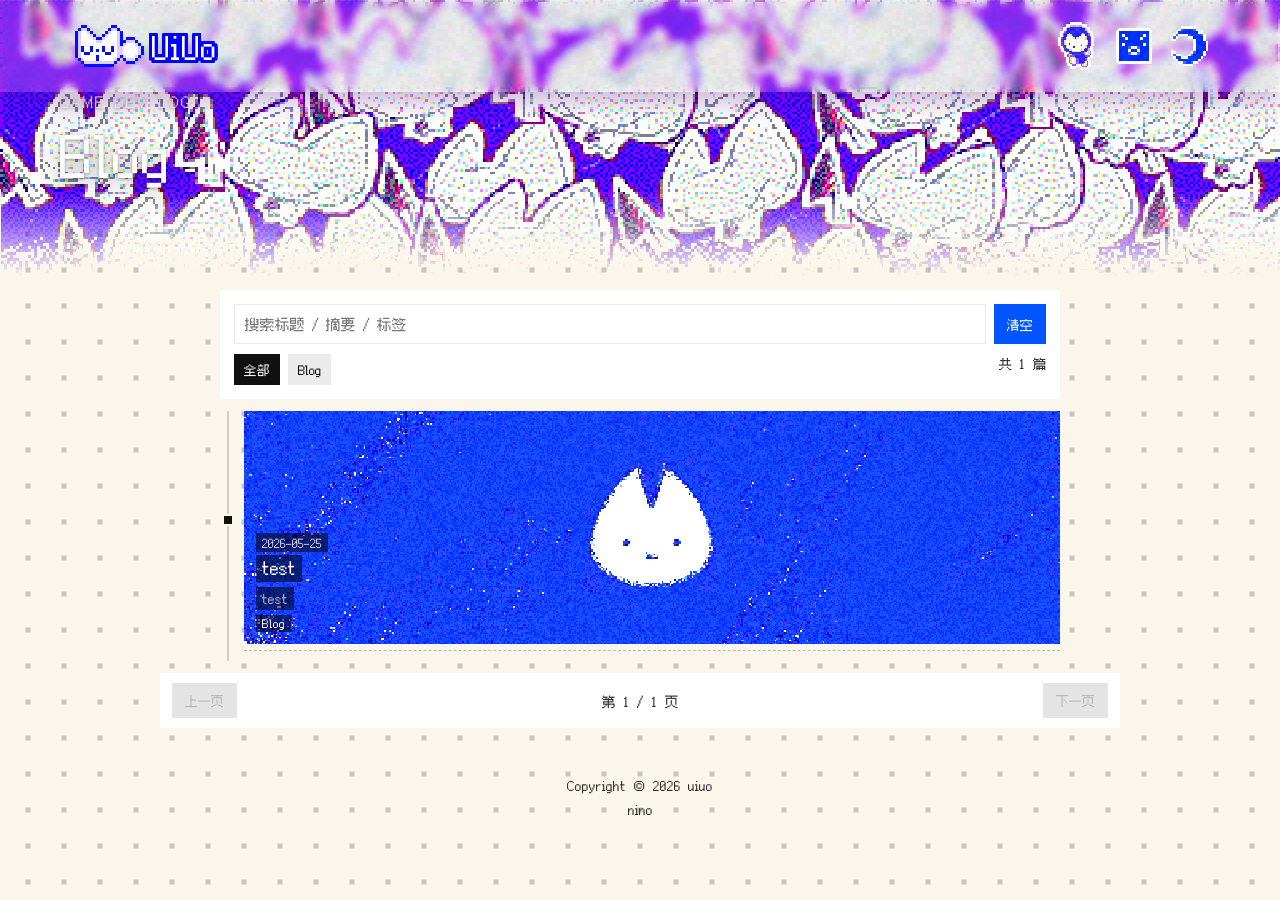
<file: noindex.html>
<!doctype html>
<html lang="zh-CN">
  <head>
    <meta charset="UTF-8" />
    <meta name="viewport" content="width=device-width, initial-scale=1.0" />
    <meta name="robots" content="noindex, nofollow" />
    <meta name="googlebot" content="noindex, nofollow" />
    <title>开发日志 - Gamedev</title>
    <script>document.documentElement.dataset.theme=sessionStorage.getItem("vb_theme")==="dark"?"dark":"light"</script>
    <link rel="stylesheet" href="./styles.css?v=35" />
    <!-- 预载像素字体：提前并行下载，缩短首屏等待 -->
    <link rel="preload" as="font" type="font/woff2" href="./assets/fonts/fusion-pixel-12px-proportional-latin.woff2" crossorigin />
    <link rel="preload" as="font" type="font/woff2" href="./assets/fonts/fusion-pixel-12px-proportional-zh_hans.woff2" crossorigin />
  </head>
  <body data-page="blog" data-theme="light">
    <header class="top-nav shell">
      <a class="brand" href="./index.html">Gamedev</a>
      <div class="nav-actions">
        <a class="nav-about-btn" href="./about.html" aria-label="关于">
          <img alt="" draggable="false" />
        </a>
        <a class="nav-gallery-btn" href="./gallery.html" aria-label="画廊">
          <img alt="" draggable="false" />
        </a>
        <button id="theme-toggle" class="btn theme-toggle" type="button" aria-label="切换主题">
          <img class="theme-toggle-icon" alt="" draggable="false" hidden />
          <span class="theme-toggle-text">切换主题</span>
        </button>
      </div>
    </header>

    <section class="page-hero devlog-hero">
      <img data-hero-image class="hero-image" alt="开发日志头图" draggable="false" />
      <div class="hero-copy">
        <p class="eyebrow" data-page-hero="eyebrow">Game Dev Log</p>
        <h1 data-page-hero="title">开发日志</h1>
      </div>
    </section>

    <main class="shell page-main">
      <section class="toolbar-block block blog-toolbar">
        <div class="blog-search-row">
          <label class="sr-only" for="blog-search-input">搜索日志</label>
          <input id="blog-search-input" class="blog-search-input" type="search" placeholder="搜索标题 / 摘要 / 标签" />
          <button id="blog-search-clear" class="btn" type="button">清空</button>
        </div>
        <div id="blog-tag-filter" class="chip-row" aria-label="开发日志标签"></div>
        <p id="blog-filter-meta" class="blog-filter-meta"></p>
      </section>

      <section class="card-grid blog-list" id="blog-grid"></section>
      <section class="blog-pagination" id="blog-pagination" aria-label="开发日志分页" hidden>
        <button class="btn" id="blog-prev" type="button">上一页</button>
        <p class="blog-page-info" id="blog-page-info">第 1 / 1 页</p>
        <button class="btn" id="blog-next" type="button">下一页</button>
      </section>
    </main>

    <footer class="site-footer shell">
      <p data-site="footer-line1">Copyright © 2026 Nino</p>
      <p data-site="footer-line2">All rights reserved.</p>
    </footer>

    <script src="./js/common.js?v=19"></script>
    <script src="./js/blog.js"></script>
    <script src="./js/hero-dots.js?v=9"></script>
    <div id="page-sweep" class="page-sweep"></div>
    <script src="./js/page-transition.js"></script>
  </body>
</html>
</file>
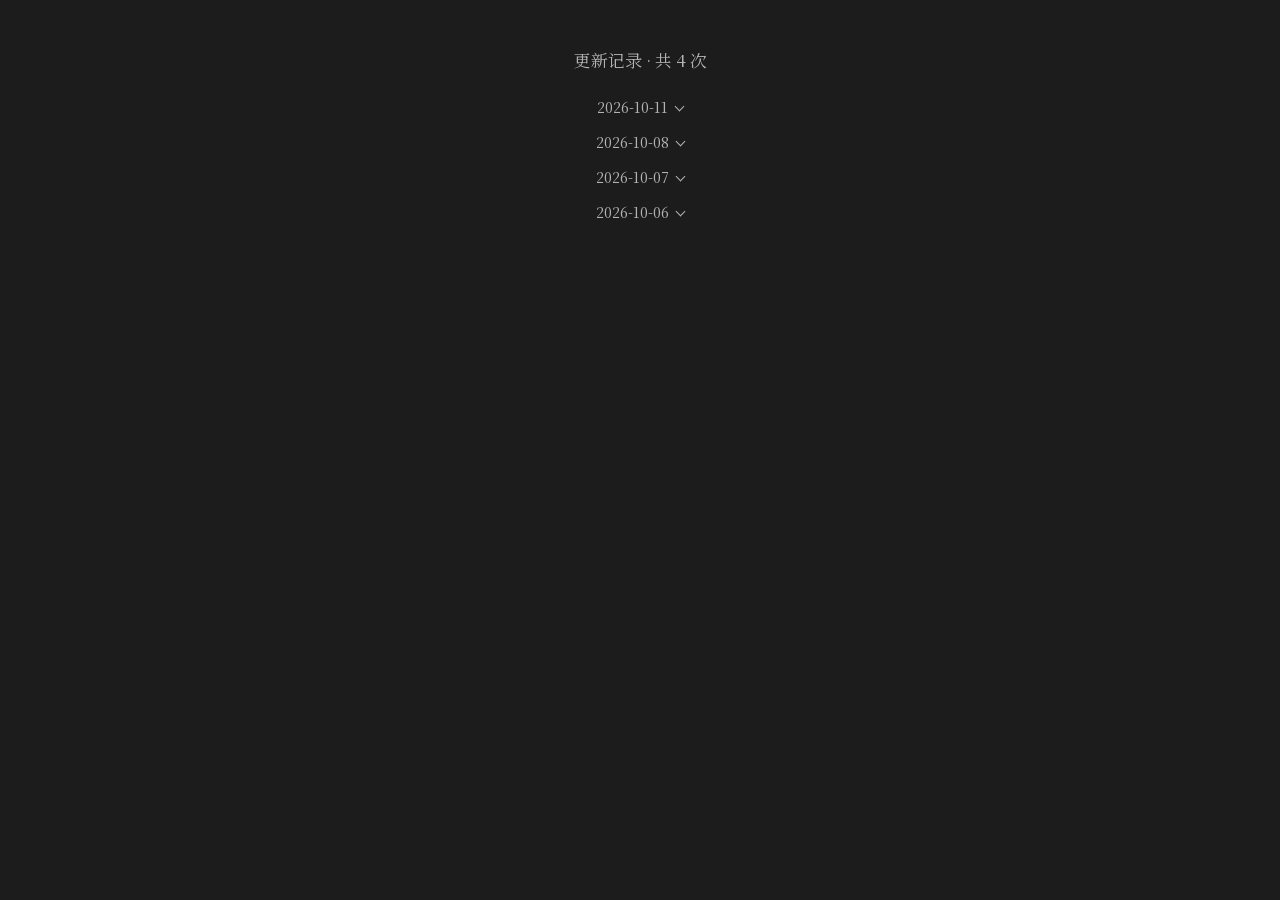
<file: updates.html>
<!doctype html>
<html lang="zh-CN">
  <head>
    <meta charset="utf-8">
    <meta name="viewport" content="width=device-width, initial-scale=1">
    <meta name="robots" content="noindex, nofollow">
    <meta name="googlebot" content="noindex, nofollow">
    <title>NOCTIDE 更新记录</title>
    <link rel="preload" as="font" type="font/woff2" crossorigin
          href="./assets/noc/fonts/noc-serif-400.woff2">
    <link rel="preload" as="font" type="font/woff2" crossorigin
          href="./assets/noc/fonts/noc-serif-700.woff2">
    <style>
      @font-face {
        font-family: "NocSerif";
        font-style: normal;
        font-weight: 400;
        font-display: swap;
        src: local("Songti SC Regular"), url(./assets/noc/fonts/noc-serif-400.woff2) format("woff2");
      }
      @font-face {
        font-family: "NocSerif";
        font-style: normal;
        font-weight: 700;
        font-display: swap;
        src: local("Songti SC Bold"), url(./assets/noc/fonts/noc-serif-700.woff2) format("woff2");
      }
      :root { --reading-bg: #1d1c1c; }
      html { background: var(--reading-bg); }
      body {
        margin: 0;
        background: var(--reading-bg);
        font-family: "NocSerif", "Songti SC", "SimSun", "STSong", "Noto Serif CJK SC", "Arial Unicode MS", serif;
        color: #b3b3b3;
      }
      .updates {
        width: min(100%, 960px);
        margin: 0 auto;
        padding: 48px 16px 64px;
        text-align: center;
      }
      .updates h1 {
        margin: 0 0 20px;
        font-size: 1.05rem;
        font-weight: 400;
        color: #b3b3b3;
      }
      .upd { width: 100%; max-width: 32em; margin: 6px auto 0; }
      .upd summary {
        list-style: none;
        cursor: pointer;
        display: flex;
        justify-content: center;
        align-items: center;
        gap: 8px;
        padding: 4px 6px;
        font-size: 0.9rem;
        color: #b3b3b3;
      }
      .upd summary::-webkit-details-marker { display: none; }
      .upd .chev {
        width: 6px;
        height: 6px;
        border-right: 1.5px solid currentColor;
        border-bottom: 1.5px solid currentColor;
        transform: rotate(45deg);
        transition: transform 0.2s ease;
      }
      .upd[open] .chev { transform: rotate(-135deg); }
      .upd .note {
        margin: 8px 0 0;
        padding: 12px 14px;
        text-align: left;
        font-size: 0.9rem;
        line-height: 1.6;
        color: var(--reading-bg);
        background: #d6d6d6;
      }
    </style>
  </head>
  <body>
    <main class="updates">
      <h1>更新记录 · 共 4 次</h1>
      <details class="upd">
        <summary>2026-10-11<span class="chev" aria-hidden="true"></span></summary>
        <p class="note">更新并实现了第P09的功能，目前可游玩时长在25min左右。</p>
      </details>
      <details class="upd">
        <summary>2026-10-08<span class="chev" aria-hidden="true"></span></summary>
        <p class="note">增加了更新记录页面，也就是你看到的这个页面。</p>
      </details>
      <details class="upd">
        <summary>2026-10-07<span class="chev" aria-hidden="true"></span></summary>
        <p class="note">是的没错，网页的内容排版是我用PPT做的。</p>
      </details>
      <details class="upd">
        <summary>2026-10-06<span class="chev" aria-hidden="true"></span></summary>
        <p class="note">页面搭建</p>
      </details>
    </main>
  </body>
</html>
</file>
<file: styles.css>
:root {
  --brand-icon-url: url("./assets/Home_Toy/M_0.png");
  --brand-icon-size: 22px;
  --brand-text-size: 1.08rem;
  --brand-gap: 8px;
  --brand-text-stroke-width: 2px;
  --brand-text-stroke-color: #0000ff;
  --nav-glass-base: rgba(255, 255, 255, 0.1);
  --nav-glass-tint: rgba(255, 255, 255, 0.08);
  --nav-glass-glow: rgba(255, 255, 255, 0.22);
  --nav-glass-border: rgba(255, 255, 255, 0.18);
  --nav-ink: #ffffff;
  --nav-muted-ink: rgba(255, 255, 255, 0.9);
  --nav-pill-bg: rgba(255, 255, 255, 0.14);
  --nav-pill-active-bg: #ffffff;
  --nav-pill-active-ink: #ffffff;
  --nav-blur: 16px;
  --nav-blur-soft: 5px;
  --nav-saturate: 100%;
  --topnav-height: 84px;
  --light-bg: #f2f2f2;
  --light-surface: #ffffff;
  --light-surface-alt: #e5e5e5;
  --light-surface-alt-ink: #111111;
  --light-text: #111111;
  --light-muted: #595959;
  --light-border: rgba(0, 0, 0, 0.3);
  --light-accent: #000000;
  --light-accent-ink: #ffffff;
  --light-selection-bg: rgba(68, 127, 255, 0.28);
  --light-selection-text: #0f172a;
  --light-home-strip-title: #111111;
  --light-home-strip-desc: #111111;
  --light-home-strip-index: #111111;

  --dark-bg: #0d0d0d;
  --dark-surface: #1c1c1c;
  --dark-surface-alt: #2a2a2a;
  --dark-surface-alt-ink: #f5f5f5;
  --dark-text: #f5f5f5;
  --dark-muted: #b3b3b3;
  --dark-border: rgba(255, 255, 255, 0.2);
  --dark-accent: #ffffff;
  --dark-accent-ink: #111111;
  --dark-selection-bg: rgba(110, 167, 255, 0.38);
  --dark-selection-text: #f8fbff;
  --dark-home-strip-title: #f5f5f5;
  --dark-home-strip-desc: #f5f5f5;
  --dark-home-strip-index: #f5f5f5;
}

* {
  box-sizing: border-box;
}

html,
body {
  width: 100%;
  min-height: 100%;
  margin: 0;
}

html[data-theme="light"],
body[data-theme="light"] {
  --bg: var(--light-bg);
  --surface: var(--light-surface);
  --surface-alt: var(--light-surface-alt);
  --surface-alt-ink: var(--light-surface-alt-ink);
  --text: var(--light-text);
  --muted: var(--light-muted);
  --border: var(--light-border);
  --accent: var(--light-accent);
  --accent-ink: var(--light-accent-ink);
  --emphasis-bg: rgba(0, 0, 0, 0.08);
  --emphasis-bg-strong: rgba(0, 0, 0, 0.12);
  --code-block-bg: #f8f9ff;
  --code-block-border: #e4e0f0;
  --code-block-fg: #1a1a1a;
  --code-block-label: #9a91b8;
  --code-tok-comment: #928a7e;
  --code-tok-kw: #b5121c;
  --code-tok-str: #156b3c;
  --code-tok-num: #0550ae;
  --code-tok-tag: #b5121c;
  --code-tok-attr: #6f42c1;
  --quote-bg: rgba(48, 70, 106, 0.09);
  --quote-mark: rgba(35, 55, 90, 0.12);
  --nav-ink: #111111;
  --nav-muted-ink: rgba(0, 0, 0, 0.86);
  --nav-pill-active-ink: #1900ff;
  --selection-bg: var(--light-selection-bg);
  --selection-text: var(--light-selection-text);
  --home-strip-title: var(--light-home-strip-title);
  --home-strip-desc: var(--light-home-strip-desc);
  --home-strip-index: var(--light-home-strip-index);
}

html[data-theme="dark"],
body[data-theme="dark"] {
  --bg: var(--dark-bg);
  --surface: var(--dark-surface);
  --surface-alt: var(--dark-surface-alt);
  --surface-alt-ink: var(--dark-surface-alt-ink);
  --text: var(--dark-text);
  --muted: var(--dark-muted);
  --border: var(--dark-border);
  --accent: var(--dark-accent);
  --accent-ink: var(--dark-accent-ink);
  --emphasis-bg: rgba(255, 255, 255, 0.15);
  --emphasis-bg-strong: rgba(255, 255, 255, 0.28);
  --code-block-bg: #212121;
  --code-block-border: #333333;
  --code-block-fg: #e8edf5;
  --code-block-label: #9aa8c2;
  --code-tok-comment: #8a9bb5;
  --code-tok-kw: #6fc2ff;
  --code-tok-str: #ffc97a;
  --code-tok-num: #7cf2a8;
  --code-tok-tag: #6fc2ff;
  --code-tok-attr: #d4e1ff;
  --quote-bg: rgba(210, 228, 255, 0.08);
  --quote-mark: rgba(235, 243, 255, 0.13);
  --nav-pill-active-ink: #1900ff;
  --selection-bg: var(--dark-selection-bg);
  --selection-text: var(--dark-selection-text);
  --home-strip-title: var(--dark-home-strip-title);
  --home-strip-desc: var(--dark-home-strip-desc);
  --home-strip-index: var(--dark-home-strip-index);
}

/* 游戏页 — 浅色模式 */
body[data-page="game"][data-theme="light"] {
  --bg: #F2F2F2;
  --surface: #FCF9F4;
  --emphasis-bg: rgba(0, 0, 0, 0.04);
  --border: rgba(0, 0, 0, 0.10);
  --muted: #7A7670;
  --accent: #0055FF;
  --accent-ink: #FFFFFF;
}


body[data-page="game"][data-theme="light"] .game-card:hover {
  box-shadow: 0 20px 45px rgba(0, 85, 255, 0.7);
}

body[data-page="game"][data-theme="light"] .game-card .game-title-desktop {
  background-color: #FFFFFF;
  background-image:
    linear-gradient(to right, #0055FF 60%, transparent 70%),
    repeating-radial-gradient(
      circle at 60% 100%,
      transparent 0,
      transparent 12px,
      #0055FF 12px,
      #0055FF 22px
    );
  color: #FFFFFF;
  padding: 8px 12px;
  margin: 0 -12px;
}

/* 游戏页禁用 CSS hover 变换，由 JS 倾斜效果接管 */
body[data-page="game"] .game-card:hover,
body[data-page="game"] .game-card:focus-within {
  transform: scale(0.92);
  z-index: 2;
}
body[data-page="game"] .card-wrap:hover {
  transform: none;
  z-index: 3;
}

/* 游戏页浅色模式 — hero 块斜切样式 
body[data-page="game"][data-theme="light"] .page-hero .hero-copy.block {
  background-color: #ffffff;
  background-image: linear-gradient(135deg, #0044DD 55%, transparent 75%);
  color: #fff;
}
*/
body {
  background: var(--bg);
  color: var(--text);
  font-family: "Fusion Pixel", "Microsoft YaHei", sans-serif;
}

::selection {
  background: var(--selection-bg);
  color: var(--selection-text);
}

::-moz-selection {
  background: var(--selection-bg);
  color: var(--selection-text);
}

a {
  color: inherit;
}

.shell {
  width: min(1160px, calc(100% - 24px));
  margin: 0 auto;
}

.top-nav {
  margin-top: 0;
  display: grid;
  grid-template-columns: auto 1fr auto;
  gap: 10px;
  align-items: center;
  position: sticky;
  top: 0;
  z-index: 40;
  isolation: isolate;
  padding: 10px 12px;
  transition: transform 220ms ease, opacity 220ms ease;
  will-change: transform;
}

.top-nav.is-auto-hidden {
  transform: translateY(calc(-100% - 8px));
  opacity: 0.01;
  pointer-events: none;
}

.top-nav::before {
  content: "";
  position: absolute;
  top: 0;
  bottom: 0;
  left: 50%;
  width: 100vw;
  transform: translateX(-50%);
  background-image:
    var(--nav-noise-url, none),
    linear-gradient(120deg, var(--nav-glass-tint) 0%, rgba(255, 255, 255, 0) 44%),
    linear-gradient(165deg, var(--nav-glass-base) 0%, var(--nav-glass-glow) 100%);
  background-repeat: repeat, no-repeat, no-repeat;
  background-size:
    var(--nav-noise-size, 0px) var(--nav-noise-size, 0px),
    100% 100%,
    100% 100%;
  border: 1px solid var(--nav-glass-border);
  border-radius: 0;
  box-shadow: 0 10px 24px rgba(80, 0, 120, 0.3);
  /* 导航用更轻的模糊：--nav-blur-soft 默认 5px，未定义时回退到 --nav-blur */
  backdrop-filter: blur(var(--nav-blur-soft, var(--nav-blur))) saturate(var(--nav-saturate));
  -webkit-backdrop-filter: blur(var(--nav-blur-soft, var(--nav-blur))) saturate(var(--nav-saturate));
  pointer-events: none;
  z-index: -1;
}

.brand {
  display: inline-flex;
  align-items: center;
  gap: var(--brand-gap);
  text-decoration: none;
  font-family: "Fusion Pixel", sans-serif;
  font-size: var(--brand-text-size);
  font-weight: 700;
  color: var(--nav-ink);
  /* 像素描边：用整像素多方向 text-shadow 拼成方块外框（-webkit-text-stroke 是平滑抗锯齿，
     不贴合像素风）。具体偏移量由 common.js 按 --brand-text-stroke-width 生成后写到内联样式。 */
  text-shadow: none;
}

.brand::before {
  content: "";
  width: var(--brand-icon-size);
  height: var(--brand-icon-size);
  background-image: var(--brand-icon-url);
  background-size: contain;
  background-repeat: no-repeat;
  background-position: center;
  flex: 0 0 var(--brand-icon-size);
  /* 像素图：最近邻采样，禁用抗锯齿/平滑缩放 */
  image-rendering: pixelated;
  -webkit-image-rendering: pixelated;
}

.top-nav nav {
  display: flex;
  flex-wrap: wrap;
  justify-content: center;
  gap: clamp(30px, 4.2vw, 64px);
}

.top-nav nav a {
  text-decoration: none;
  font-family: "Fusion Pixel", sans-serif;
  font-size: 0.88rem;
  font-weight: 700;
  color: var(--nav-muted-ink);
  background: transparent;
  border: 1px solid transparent;
  border-radius: 0;
  padding: 6px 10px;
}

.top-nav nav a.active {
  background: var(--nav-pill-active-bg);
  color: var(--nav-pill-active-ink);
  border-color: transparent;
}

.top-nav nav a:hover {
  color: var(--nav-ink);
  border-color: transparent;
}

.top-nav .theme-toggle {
  background: rgba(255, 255, 255, 0.16);
  color: var(--nav-ink);
  border: 1px solid rgba(255, 255, 255, 0.26);
  border-radius: 0;
}

.top-nav .theme-toggle:hover {
  background: rgba(255, 255, 255, 0.25);
}

.btn {
  border: 0;
  outline: none;
  background: var(--accent);
  color: var(--accent-ink);
  font-family: "Fusion Pixel", sans-serif;
  font-size: 0.82rem;
  font-weight: 700;
  padding: 8px 12px;
  border-radius: 6px;
  text-decoration: none;
  cursor: pointer;
}

.btn:disabled,
.btn[aria-disabled="true"] {
  opacity: 0.35;
  background: var(--border, #30363d) !important;
  color: var(--muted, #8b949e) !important;
  cursor: not-allowed;
  pointer-events: none;
}

.theme-toggle {
  justify-self: end;
  display: inline-flex;
  align-items: center;
  justify-content: center;
  min-width: 40px;
  width: 40px;
  height: 36px;
  padding: 8px 10px;
  line-height: 1;
  font-size: 1rem;
}

.theme-toggle::before {
  content: "";
  width: 16px;
  height: 16px;
  background-color: currentColor;
  -webkit-mask-image: url("data:image/svg+xml,%3Csvg xmlns='http://www.w3.org/2000/svg' viewBox='0 0 24 24'%3E%3Cpath fill='black' d='M21.64 13a1 1 0 0 0-1.06-.33A8 8 0 0 1 11.36 3.4a1 1 0 0 0-1.39-1A10 10 0 1 0 22.6 15a1 1 0 0 0-.96-2z'/%3E%3C/svg%3E");
  mask-image: url("data:image/svg+xml,%3Csvg xmlns='http://www.w3.org/2000/svg' viewBox='0 0 24 24'%3E%3Cpath fill='black' d='M21.64 13a1 1 0 0 0-1.06-.33A8 8 0 0 1 11.36 3.4a1 1 0 0 0-1.39-1A10 10 0 1 0 22.6 15a1 1 0 0 0-.96-2z'/%3E%3C/svg%3E");
  -webkit-mask-size: contain;
  mask-size: contain;
  -webkit-mask-position: center;
  mask-position: center;
  -webkit-mask-repeat: no-repeat;
  mask-repeat: no-repeat;
}

.page-main {
  margin-top: 12px;
  margin-bottom: 24px;
  display: grid;
  gap: 12px;
}

.home-intro h1 {
  margin: 0;
  font-family: "Fusion Pixel", "Microsoft YaHei", sans-serif;
  font-weight: 800;
  font-size: clamp(2rem, 6vw, 4.6rem);
  line-height: 2;
  letter-spacing: 0.01em;
}

.home-intro p {
  margin: 0;
  text-align: center;
}

.home-intro,
.home-intro.block {
  background: transparent;
  padding: 0;
  display: flex;
  flex-direction: column;
  align-items: center;
  justify-content: center;
  gap: 4px;
  text-align: center;
}

.home-title-line {
  display: flex;
  flex-direction: column-reverse;
  align-items: center;
  justify-content: center;
  gap: var(--home-title-gap, clamp(6px, 1.4vw, 14px));
  margin-bottom: var(--home-title-safe-gap, 0px);
  order: 1;
}

#home-logo { max-width: min(90vw, 480px); height: auto; user-select: none; -webkit-user-drag: none; pointer-events: none; }

.home-intro [data-site="eyebrow"] {
  order: 2;
  margin-top: clamp(2px, 0.7vw, 8px);
}

.home-intro [data-site="subtitle"] {
  order: 3;
  margin-top: clamp(2px, 0.7vw, 10px);
  text-align: center;
}

.home-intro [data-site="title"],
.home-intro [data-site="eyebrow"],
.home-intro [data-site="subtitle"] {
  user-select: none;
  -webkit-user-select: none;
  -webkit-touch-callout: none;
}

.home-title-role {
  --home-role-scale: 1;
  --home-role-offset-x: 0%;
  --home-role-offset-y: 0%;
  width: calc(clamp(52px, 8vw, 92px) * var(--home-role-scale));
  height: auto;
  object-fit: contain;
  object-position: center bottom;
  flex: 0 0 auto;
  user-select: none;
  -webkit-user-select: none;
  -webkit-user-drag: none;
  -webkit-touch-callout: none;
  pointer-events: none;
  touch-action: none;
  transform: translate3d(var(--home-role-offset-x), var(--home-role-offset-y), 0);
}

.home-title-role-hit {
  position: fixed;
  bottom: var(--home-toy-bottom, 12px);
  left: var(--home-toy-left, 12px);
  z-index: 20;
  display: inline-flex;
  align-items: center;
  justify-content: center;
  line-height: 0;
  cursor: pointer;
  user-select: none;
  -webkit-user-select: none;
  -webkit-touch-callout: none;
  touch-action: none;
}

.home-title-role-hit:focus-visible {
  outline: 2px solid var(--accent);
  outline-offset: 4px;
}

.home-title-role.raised {
  animation: toy-role-shake var(--toy-shake-ms, 220ms) linear infinite;
}

/* ---------- SPA ---------- */

#spa-main {
  display: block;
}

/* ---------- Page morph transition ---------- */

/* ---------- Page transition ---------- */
/* Pixel grid is created dynamically by page-transition.js */

@keyframes toy-role-shake {
  0% {
    transform: translate3d(
        calc(var(--home-role-offset-x) - 1px),
        calc(var(--home-role-offset-y) + 0px),
        0
      )
      rotate(-1deg);
  }
  50% {
    transform: translate3d(
        calc(var(--home-role-offset-x) + 1px),
        calc(var(--home-role-offset-y) - 1px),
        0
      )
      rotate(1deg);
  }
  100% {
    transform: translate3d(
        calc(var(--home-role-offset-x) - 1px),
        calc(var(--home-role-offset-y) + 0.5px),
        0
      )
      rotate(-1deg);
  }
}

.home-strip-list {
  display: grid;
  gap: 0;
  width: 100%;
  margin-left: auto;
  margin-right: auto;
}

.home-strip {
  position: relative;
  --strip-pad: clamp(12px, 2.2vw, 22px);
  --strip-slant: 22%;
  min-height: clamp(260px, 34vw, 460px);
  display: grid;
  align-items: end;
  text-decoration: none;
  background: var(--surface);
  clip-path: polygon(0 var(--strip-slant), 100% 0, 100% calc(100% - var(--strip-slant)), 0 100%);
  transition: transform 180ms ease;
  transform-origin: center;
}

.home-strip,
.home-strip * {
  user-select: none;
  -webkit-user-select: none;
  -webkit-user-drag: none;
  -webkit-touch-callout: none;
}

.home-strip + .home-strip {
  margin-top: 0;
}




.strip-wrap + .strip-wrap {
  margin-top: clamp(-85px, -7vw, -40px);
}
.strip-wrap, .card-wrap {
  position: relative;
  display: block;
  transition: transform 180ms ease;
  transform-origin: center;
}
.strip-wrap:hover, .card-wrap:hover {
  transform: scale(1.08);
  z-index: 3;
}
.strip-wrap::after, .card-wrap::after {
  content: '';
  position: absolute;
  top: -5px; left: -5px;
  width: calc(100% + 10px);
  height: calc(100% + 10px);
  background: #173eff;
  border-radius: 8px;
  opacity: 0;
  transition: opacity 220ms ease;
  pointer-events: none;
  z-index: -1;
}
.strip-wrap { --strip-slant: 22%; }
.strip-wrap::after { clip-path: polygon(0 var(--strip-slant), 100% 0, 100% calc(100% - var(--strip-slant)), 0 100%); }
.strip-wrap:hover::after, .card-wrap:hover::after {
  opacity: 1 !important;
}

.home-strip-bg {
  position: absolute;
  inset: -14% -3%;
  transform: translate3d(0, 0, 0) scale(1.2);
  will-change: transform;
  overflow: hidden;
}

.home-strip-media {
  position: absolute;
  inset: 0;
  pointer-events: none;
  transition: opacity 220ms ease;
}

.home-strip-media-base {
  opacity: 1;
}

.home-strip-media-hover {
  opacity: 0;
}

.home-strip.has-hover-media:hover .home-strip-media-base,
.home-strip.has-hover-media:focus-visible .home-strip-media-base {
  opacity: 0;
}

.home-strip.has-hover-media:hover .home-strip-media-hover,
.home-strip.has-hover-media:focus-visible .home-strip-media-hover {
  opacity: 1;
}

.home-strip-media-video,
.home-strip-bg-video {
  width: 100%;
  height: 100%;
  display: block;
  object-fit: var(--strip-fit, cover);
  object-position: var(--strip-position, center);
  pointer-events: none;
}

.home-strip-shade {
  position: absolute;
  inset: 0;
  background: linear-gradient(180deg, rgba(0, 0, 0, 0.22) 0%, rgba(0, 0, 0, 0.58) 100%);
}

.home-strip-content {
  position: relative;
  z-index: 2;
  margin: var(--strip-pad);
  padding: 10px 0;
  background: transparent;
  width: auto;
  max-width: min(92%, 920px);
}

.home-strip-no {
  display: inline-block;
  margin-bottom: 2px;
  font-family: "Fusion Pixel", sans-serif;
  font-size: 0.78rem;
  font-weight: 700;
  letter-spacing: 0.12em;
  color: var(--home-strip-index);
}

.home-strip h2 {
  margin: 0;
  font-family: "Fusion Pixel", sans-serif;
  font-size: clamp(1.6rem, 4.6vw, 3rem);
  color: var(--home-strip-title);
}

.home-strip p {
  margin: 8px 0 0;
  color: var(--home-strip-desc);
}

.page-hero {
  display: grid;
  gap: 8px;
}

.hero-image {
  width: 100%;
  height: auto;
  aspect-ratio: var(--hero-ratio, 21 / 8);
  object-fit: var(--hero-fit, cover);
  object-position: var(--hero-position, center);
  display: block;
  border-radius: 8px;
}

.block {
  background: var(--surface);
  padding: 14px;
  border-radius: 8px;
}

/* Blog page: overlay hero text on image */
body[data-page="blog"]:not(:has(.back-link)) .page-hero {
  position: relative;
  display: block;
}
body[data-page="blog"]:not(:has(.back-link)) .page-hero .hero-image {
  aspect-ratio: 21 / 7;
  border-radius: 8px;
}
body[data-page="blog"]:not(:has(.back-link)) .page-hero .hero-copy {
  position: absolute;
  bottom: 16px; left: 16px; right: 16px;
  display: flex;
  flex-direction: column;
  align-items: flex-start;
  gap: 4px;
  background: none;
  padding: 0;
}
body[data-page="blog"]:not(:has(.back-link)) .page-hero .hero-copy .eyebrow,
body[data-page="blog"]:not(:has(.back-link)) .page-hero .hero-copy h1,
body[data-page="blog"]:not(:has(.back-link)) .page-hero .hero-copy p {
  display: inline;
  box-decoration-break: clone;
  -webkit-box-decoration-break: clone;
  padding: 2px 8px;
  border-radius: 4px;
  background: rgba(0,0,0,0.55);
  color: #fff;
  margin: 0;
}
body[data-page="blog"]:not(:has(.back-link)) .page-hero .hero-copy h1 {
  font-size: clamp(1.5rem, 4vw, 2.2rem);
  line-height: 1.2;
}
body[data-page="blog"]:not(:has(.back-link)) .page-hero .hero-copy p {
  color: #fff;
  font-size: 0.9rem;
}

.hero-copy h1 {
  margin: 6px 0 0;
  font-family: "Fusion Pixel", serif;
  font-size: clamp(1.8rem, 5vw, 3.6rem);
  line-height: 0.95;
}

.hero-copy p {
  margin: 10px 0 0;
  color: var(--muted);
}

.eyebrow {
  margin: 0;
  font-family: "Fusion Pixel", sans-serif;
  font-size: 0.74rem;
  font-weight: 700;
  letter-spacing: 0.12em;
  text-transform: uppercase;
  color: var(--muted);
}

.portal-grid {
  display: grid;
  grid-template-columns: repeat(auto-fit, minmax(220px, 1fr));
  gap: 10px;
}

.portal {
  text-decoration: none;
  display: grid;
  gap: 8px;
}

.portal span {
  font-family: "Fusion Pixel", sans-serif;
  color: var(--muted);
  font-size: 0.78rem;
}

.portal h2 {
  margin: 0;
  font-family: "Fusion Pixel", sans-serif;
  font-size: 1.48rem;
}

.portal p {
  margin: 0;
  color: var(--muted);
  font-size: 0.9rem;
}

.card-grid {
  display: grid;
  grid-template-columns: repeat(auto-fit, minmax(220px, 1fr));
  gap: 10px;
}

.item-card {
  position: relative;
  z-index: 0;
  background: var(--surface);
  display: grid;
  grid-template-rows: auto 1fr;
  border-radius: 8px;
  transition: transform 180ms ease;
  transform-origin: center;
}

.item-card,
.item-card *,
.game-card,
.game-card * {
  user-select: none;
  -webkit-user-select: none;
  -webkit-user-drag: none;
  -webkit-touch-callout: none;
}

.item-card:hover,
.item-card:focus-within {
  z-index: 2;
}

.item-card-link {
  color: inherit;
  text-decoration: none;
}

.item-card-link:focus-visible {
  outline: none;
  box-shadow: 0 0 0 3px var(--emphasis-bg-strong);
}

.item-cover {
  width: 100%;
  aspect-ratio: 16 / 9;
  object-fit: cover;
  display: block;
  border-radius: 8px;
}

.item-cover-wrap {
  position: relative;
}

.item-card-comic .item-cover-wrap {
  overflow: hidden;
}

#art-grid {
  display: block;
  column-width: clamp(220px, 24vw, 340px);
  column-gap: 0;
}

#art-grid .item-card {
  display: block;
  width: 100%;
  margin: 0;
  break-inside: avoid;
  -webkit-column-break-inside: avoid;
  page-break-inside: avoid;
}

#art-grid .item-cover {
  aspect-ratio: auto;
  height: auto;
  object-fit: contain;
}

.item-body {
  padding: 12px;
  display: grid;
  gap: 8px;
}

.item-meta {
  margin: 0;
  color: var(--muted);
  font-family: "Fusion Pixel", sans-serif;
  font-size: 0.8rem;
}

.item-title {
  margin: 0;
  font-size: 1.08rem;
  line-height: 1.35;
}

.item-desc {
  margin: 0;
  color: var(--muted);
  font-size: 0.9rem;
  line-height: 1.58;
}

.item-tags {
  display: flex;
  flex-wrap: wrap;
  gap: 6px;
}

.item-tags span {
  background: var(--emphasis-bg);
  color: var(--text);
  font-size: 0.72rem;
  padding: 3px 7px;
  border-radius: 4px;
}

.art-type-flag {
  font-size: 0.7rem;
  padding: 1px 6px;
  background: var(--emphasis-bg);
  color: var(--text);
}

.comic-panel {
  margin-top: 2px;
  border-top: 1px solid var(--surface-alt);
  padding-top: 8px;
}

.comic-panel-summary {
  cursor: pointer;
  color: var(--muted);
  font-size: 0.84rem;
  user-select: none;
  -webkit-user-select: none;
}

.item-card-comic {
  position: relative;
  overflow: visible;
}

.item-card-comic .comic-panel {
  position: absolute;
  inset: 0;
  margin-top: 0;
  border-top: 0;
  padding-top: 0;
  z-index: 3;
}

.item-card-comic .comic-panel-summary {
  position: absolute;
  left: 50%;
  top: 50%;
  transform: translate(-50%, -50%) rotate(-13deg);
  width: 118%;
  height: 50%;
  min-height: 86px;
  max-height: 240px;
  box-sizing: border-box;
  display: flex;
  align-items: center;
  justify-content: center;
  text-align: center;
  z-index: 3;
  padding: 0 12px;
  background: rgba(0, 0, 0, 0.4);
  border: 0;
  box-shadow: none;
  color: #f5f8ff;
  font-size: 1.5rem;
  font-weight: 800;
  letter-spacing: 0.08em;
  line-height: 1;
}

.item-card-comic .comic-panel-summary::-webkit-details-marker {
  display: none;
}

.item-card-comic .comic-panel-summary {
  list-style: none;
}

.item-card-comic .comic-panel[open] .comic-pages {
  transform: translateY(-12px);
  opacity: 1;
  pointer-events: auto;
}

.comic-pages {
  margin-top: 8px;
  display: grid;
  grid-template-columns: repeat(auto-fill, minmax(86px, 1fr));
  column-gap: 4px;
  row-gap: 0;
  align-content: start;
  align-items: start;
}

.item-card-comic .comic-pages {
  position: absolute;
  left: 22px;
  right: 22px;
  top: 22px;
  bottom: 22px;
  z-index: 4;
  margin-top: 0;
  padding: 26px 4px 0;
  border: 1px solid rgba(255, 255, 255, 0.34);
  background: rgba(8, 12, 20, 0.78);
  backdrop-filter: blur(6px);
  -webkit-backdrop-filter: blur(6px);
  overflow: auto;
  transform: translateY(24px);
  opacity: 0;
  pointer-events: none;
  transition: transform 220ms ease, opacity 220ms ease;
}

.comic-pages-close {
  position: absolute;
  top: 6px;
  right: 6px;
  width: 26px;
  height: 26px;
  border: 0;
  background: rgba(0, 0, 0, 0.72);
  color: #f5f8ff;
  font-size: 1rem;
  line-height: 1;
  cursor: pointer;
}

.comic-page-thumb {
  width: 100%;
  aspect-ratio: 3 / 4;
  object-fit: cover;
  display: block;
  background: var(--surface-alt);
  cursor: zoom-in;
}

.item-card-comic .comic-page-thumb {
  border: 1px solid rgba(255, 255, 255, 0.28);
}

.comic-viewer {
  position: fixed;
  inset: 0;
  z-index: 150;
  display: none;
  align-items: center;
  justify-content: center;
  padding: clamp(12px, 3vw, 28px);
  background: rgba(8, 12, 20, 0.92);
}

.comic-viewer.open {
  display: flex;
}

.comic-viewer-img {
  max-width: min(94vw, 1200px);
  max-height: 86vh;
  width: auto;
  height: auto;
  object-fit: contain;
  display: block;
}

.comic-viewer-caption {
  position: absolute;
  left: 50%;
  bottom: clamp(12px, 2.2vw, 22px);
  transform: translateX(-50%);
  margin: 0;
  padding: 6px 10px;
  color: #f5f8ff;
  background: rgba(8, 12, 20, 0.62);
  font-size: 0.86rem;
}

.comic-viewer-close,
.comic-viewer-nav {
  position: absolute;
  border: 1px solid rgba(255, 255, 255, 0.28);
  background: rgba(8, 12, 20, 0.55);
  color: #f5f8ff;
  cursor: pointer;
}

.comic-viewer-close {
  top: clamp(12px, 2.2vw, 20px);
  right: clamp(12px, 2.2vw, 20px);
  width: 42px;
  height: 42px;
  font-size: 1.55rem;
  line-height: 1;
}

.comic-viewer-nav {
  top: 50%;
  transform: translateY(-50%);
  width: 46px;
  height: 52px;
  font-size: 2rem;
  line-height: 1;
}

.comic-viewer-nav.prev {
  left: clamp(8px, 2.2vw, 20px);
}

.comic-viewer-nav.next {
  right: clamp(8px, 2.2vw, 20px);
}

.comic-viewer-nav:disabled {
  opacity: 0.45;
  cursor: default;
}

.item-tags .blog-tag-chip {
  border: 0;
  outline: none;
  cursor: pointer;
  user-select: none;
}

.item-tags .blog-tag-chip:focus-visible {
  box-shadow: 0 0 0 2px var(--accent);
}

.item-tags .blog-tag-chip.blog-tag-lock {
  cursor: default;
  opacity: 0.9;
  background: color-mix(in srgb, var(--emphasis-bg), #7cb0ff 35%);
}

.item-actions {
  display: flex;
  gap: 8px;
  flex-wrap: wrap;
}

.back-link {
  color: var(--muted);
  text-decoration: none;
  font-size: 0.9rem;
}

.post-content {
  width: min(920px, 100%);
  max-width: 100%;
  margin-left: auto;
  margin-right: auto;
  padding: 16px clamp(14px, 2.8vw, 28px);
  box-sizing: border-box;
  min-width: 0;
}

.markdown-content {
  max-width: 100%;
  min-width: 0;
}

.markdown-content h1,
.markdown-content h2,
.markdown-content h3,
.markdown-content h4 {
  font-family: "Fusion Pixel", serif;
  margin: 1.2em 0 0.5em;
  overflow-wrap: anywhere;
  word-break: break-word;
  scroll-margin-top: calc(96px + env(safe-area-inset-top, 0px));
}

.markdown-content p,
.markdown-content li,
.markdown-content blockquote {
  font-family: "Fusion Pixel", "STSong", "SimSun", "Songti SC", serif;
  color: var(--muted);
  line-height: 1.8;
  overflow-wrap: anywhere;
  word-break: break-word;
}

.markdown-content a {
  overflow-wrap: anywhere;
  word-break: break-word;
}

.markdown-content ul,
.markdown-content ol {
  padding-left: 1.25rem;
}

.markdown-content hr {
  border: 0;
  border-top: 1px solid var(--surface-alt);
  margin: 1.1rem 0;
}

.markdown-content mark {
  background: var(--emphasis-bg-strong);
  color: inherit;
  padding: 0.08em 0.22em;
  border-radius: 2px;
}

.markdown-content code {
  background: var(--emphasis-bg);
  color: var(--text);
  padding: 0.1em 0.36em;
  font-family: "Fusion Pixel", ui-monospace, SFMono-Regular, Menlo, Consolas, monospace;
}

.markdown-content pre {
  overflow: auto;
  max-width: 100%;
  padding: 12px;
  background: var(--code-block-bg);
  border: 1px solid var(--code-block-border);
  border-radius: 10px;
  overflow-wrap: normal;
  word-break: normal;
}

.markdown-content pre::-webkit-scrollbar {
  height: 32px;
  background: var(--code-block-bg);
  border-top: 1px solid var(--code-block-border);
}

.markdown-content pre::-webkit-scrollbar-track {
  background: color-mix(in srgb, var(--code-block-border), transparent 75%);
}

.markdown-content pre::-webkit-scrollbar-thumb {
  background: color-mix(in srgb, var(--code-block-border), var(--code-block-fg) 20%);
  border-radius: 0;
}

.markdown-content pre::-webkit-scrollbar-thumb:hover {
  background: color-mix(in srgb, var(--code-block-border), var(--code-block-fg) 35%);
}

.markdown-content pre::-webkit-scrollbar-thumb:active {
  background: color-mix(in srgb, var(--code-block-border), var(--code-block-fg) 50%);
}

.markdown-content pre.code-block {
  position: relative;
  padding-top: 34px;
}

.markdown-content pre.code-block::before {
  content: attr(data-lang);
  position: absolute;
  top: 0;
  left: 0;
  right: 0;
  display: flex;
  align-items: center;
  justify-content: flex-end;
  padding: 7px 12px;
  font-size: 0.72rem;
  letter-spacing: 0.04em;
  color: var(--code-block-label);
}

.markdown-content .code-copy-btn {
  position: absolute;
  top: 5px;
  left: 8px;
  z-index: 1;
  border: 1px solid var(--code-block-border);
  background: color-mix(in srgb, var(--code-block-bg), #ffffff 8%);
  color: var(--code-block-fg);
  font-family: "Fusion Pixel", sans-serif;
  font-size: 0.74rem;
  font-weight: 700;
  line-height: 1;
  padding: 5px 8px;
  cursor: pointer;
  border-radius: 6px;
}

.markdown-content .code-copy-btn:hover {
  background: color-mix(in srgb, var(--code-block-bg), #ffffff 18%);
}

.markdown-content pre code {
  counter-reset: code-line;
}

.code-line {
  display: block;
  counter-increment: code-line;
  padding-left: 4em;
  position: relative;
  min-height: 1.5em;
}

.code-line::before {
  content: counter(code-line);
  position: absolute;
  left: 0;
  top: 0;
  width: 2.8em;
  height: 100%;
  text-align: right;
  padding: 0 0.5em 0 0;
  color: var(--code-block-fg);
  opacity: 0.22;
  font-size: 0.82em;
  line-height: inherit;
  background: color-mix(in srgb, var(--code-block-bg), var(--code-block-fg) 3.5%);
  border-right: 1px solid color-mix(in srgb, var(--code-block-border), transparent 72%);
  user-select: none;
  pointer-events: none;
  font-variant-numeric: tabular-nums;
}

.markdown-content pre code {
  background: transparent;
  padding: 0;
  color: var(--code-block-fg);
  font-family: "Fusion Pixel", ui-monospace, SFMono-Regular, Menlo, Consolas, monospace;
}

.markdown-content pre code .tok-comment {
  color: var(--code-tok-comment);
}

.markdown-content pre code .tok-kw {
  color: var(--code-tok-kw);
}

.markdown-content pre code .tok-str {
  color: var(--code-tok-str);
}

.markdown-content pre code .tok-num {
  color: var(--code-tok-num);
}

.markdown-content pre code .tok-tag {
  color: var(--code-tok-tag);
}

.markdown-content pre code .tok-attr {
  color: var(--code-tok-attr);
}

.markdown-content .math-inline {
  display: inline-block;
  max-width: 100%;
  vertical-align: middle;
}

.markdown-content .math-block {
  display: block;
  margin: 0.7em 0;
  overflow-x: auto;
  padding: 0.1em 0;
}

.markdown-content .math-block .katex-display {
  margin: 0.2em 0;
}

.markdown-content img {
  display: block;
  max-width: 100%;
  height: auto;
  margin: 0.8rem 0;
  border-radius: 12px;
}

.markdown-content .video-embed {
  display: block;
  max-width: 100%;
  margin: 0.8rem 0;
  border-radius: 8px;
  outline: none;
}

.markdown-content .center-wrap {
  display: flex;
  flex-direction: column;
  align-items: center;
}

.markdown-content details.foldable {
  margin: 0.8rem 0;
  background: var(--surface-alt, rgba(128,128,128,0.06));
  border-radius: 8px;
  padding: 4px 12px;
}
.markdown-content details.foldable details.foldable {
  background: color-mix(in srgb, var(--surface-alt), #000 15%);
}
.markdown-content details.foldable details.foldable details.foldable {
  background: color-mix(in srgb, var(--surface-alt), #000 30%);
}
.markdown-content details.foldable summary {
  cursor: pointer;
  padding: 6px 0;
  font-weight: 500;
  color: var(--text, inherit);
  outline: none;
}
.markdown-content details.foldable summary::-webkit-details-marker {
  color: var(--muted, #999);
}

.comment-section {
  margin-top: 2.5rem;
}

.comment-section h2 {
  font-size: 1.2rem;
  margin-bottom: 1rem;
}

.comment-list {
  margin-bottom: 1rem;
}

.comment-item {
  padding: 0.7rem 0;
  border-bottom: 1px solid var(--nav-glass-border, rgba(128,128,128,0.15));
}

.comment-item:last-child {
  border-bottom: none;
}

.comment-meta {
  display: flex;
  align-items: baseline;
  gap: 8px;
  font-size: 0.9rem;
  margin-bottom: 0.2rem;
}

.comment-date {
  font-size: 0.78rem;
  color: var(--muted, #999);
}

.comment-body {
  font-size: 0.95rem;
  line-height: 1.6;
  word-break: break-word;
}

.comment-form {
  display: flex;
  flex-direction: column;
  gap: 8px;
}

.comment-form input,
.comment-form textarea {
  padding: 8px 10px;
  border: 1px solid var(--border, rgba(128,128,128,0.25));
  border-radius: 6px;
  background: var(--surface, transparent);
  color: var(--text, inherit);
  font-family: inherit;
  font-size: 0.9rem;
  outline: none;
  transition: border-color 160ms;
}

.comment-form input:focus,
.comment-form textarea:focus {
  border-color: var(--accent, #888);
}

.comment-form textarea {
  resize: vertical;
}

.comment-form button {
  align-self: flex-end;
}

.avatar-picker-wrap {
  display: flex;
  align-items: center;
  gap: 6px;
}
.avatar-label {
  font-size: 0.82rem;
  color: var(--muted, #999);
  white-space: nowrap;
}
.comment-avatar {
  display: inline-flex;
  align-items: center;
  justify-content: center;
  width: 22px;
  height: 22px;
  font-size: 1rem;
  line-height: 1;
  flex-shrink: 0;
}

.avatar-picker {
  display: flex;
  flex-wrap: wrap;
  gap: 4px;
  padding: 2px 0;
}
.avatar-option {
  display: inline-flex;
  align-items: center;
  justify-content: center;
  width: 28px;
  height: 28px;
  font-size: 1.1rem;
  cursor: pointer;
  border-radius: 50%;
  transition: background 120ms;
  user-select: none;
}
.avatar-option:hover {
  background: var(--emphasis-bg, rgba(128,128,128,0.1));
}
.avatar-option.selected {
  background: var(--quote-bg);
  outline: 2px solid var(--accent, #888);
  outline-offset: 0px;
}

.comment-group {
  margin-bottom: 0.5rem;
}

.comment-toggle-btn {
  background: var(--quote-bg);
  border: none;
  color: var(--accent, #888);
  font-size: 0.78rem;
  cursor: pointer;
  padding: 3px 10px;
  margin-top: 6px;
  border-radius: 4px;
  transition: opacity 160ms;
}
.comment-toggle-btn:hover {
  opacity: 0.7;
}

.comment-reply-btn {
  background: var(--quote-bg);
  border: none;
  color: var(--accent, #666);
  font-size: 0.8rem;
  cursor: pointer;
  padding: 3px 10px;
  margin-top: 4px;
  border-radius: 4px;
  transition: opacity 160ms;
}
.comment-reply-btn:hover {
  opacity: 0.7;
}

.comment-reply-form {
  margin: 6px 0;
  padding: 8px 0;
  display: flex;
  flex-direction: column;
  gap: 6px;
}
.comment-reply-form input,
.comment-reply-form textarea {
  padding: 6px 10px;
  border: 1px solid var(--border, rgba(128,128,128,0.25));
  border-radius: 6px;
  background: var(--surface, transparent);
  color: var(--text, inherit);
  font-family: inherit;
  font-size: 0.9rem;
  outline: none;
  width: 100%;
  box-sizing: border-box;
}

.reply-to-label {
  font-size: 0.8rem;
  color: var(--accent, #888);
  white-space: nowrap;
}
.comment-reply-form input:focus,
.comment-reply-form textarea:focus {
  border-color: var(--accent, #888);
}
.comment-reply-form textarea {
  resize: vertical;
}

.reply-actions {
  display: flex;
  gap: 6px;
  justify-content: flex-end;
}
.reply-actions .btn {
  font-size: 0.82rem;
  padding: 4px 12px;
}

.comment-replies {
  margin-top: 6px;
  padding: 10px 14px;
  background: var(--quote-bg);
  border-radius: 6px;
}
.comment-replies:empty {
  display: none;
}

.comment-reply-item {
  font-size: 0.93rem;
  border-bottom: 1px solid var(--border, rgba(128,128,128,0.15));
  padding-bottom: 0.6rem;
  margin-bottom: 0.6rem;
}
.comment-reply-item:last-child {
  border-bottom: none;
  padding-bottom: 0;
  margin-bottom: 0;
}

.comment-pending {
  opacity: 0.55;
}
.comment-pending-badge {
  font-size: 0.7rem;
  color: #999;
  border: 1px solid #bbb;
  border-radius: 3px;
  padding: 0 5px;
  margin-left: 6px;
  white-space: nowrap;
}

.markdown-content table {
  border-collapse: collapse;
  width: 100%;
  margin: 1em 0;
  font-size: 0.9rem;
  overflow-x: auto;
  display: block;
}

.markdown-content th,
.markdown-content td {
  border: 1px solid var(--surface-alt);
  padding: 8px 12px;
  text-align: inherit;
}

.markdown-content th {
  background: var(--emphasis-bg-strong);
  font-weight: 700;
}

.markdown-content td {
  background: var(--surface);
}

.markdown-content tr:nth-child(even) td {
  background: var(--emphasis-bg);
}

.markdown-content blockquote {
  margin: 1em 0;
  padding: 12px 16px;
  background: var(--quote-bg);
  border-radius: 8px;
  position: relative;
  overflow: hidden;
}

.markdown-content blockquote::before,
.markdown-content blockquote::after {
  position: absolute;
  line-height: 1;
  font-family: "Fusion Pixel", sans-serif;
  font-size: clamp(2.2rem, 4.8vw, 3.6rem);
  color: var(--quote-mark);
  pointer-events: none;
}

.markdown-content blockquote::before {
  content: "\201C";
  top: -2px;
  left: 6px;
}

.markdown-content blockquote::after {
  content: "\201D";
  right: 6px;
  bottom: -10px;
}

.post-toc {
  width: min(920px, 100%);
  max-width: 100%;
  margin-left: auto;
  margin-right: auto;
  padding: 12px clamp(14px, 2.8vw, 28px);
  box-sizing: border-box;
  background: var(--surface-alt) !important;
  border-radius: 8px;
}

.post-toc-title {
  margin: 0 0 8px;
  font-family: "Fusion Pixel", sans-serif;
  font-size: 0.92rem;
  opacity: 0.9;
}

.post-toc-list {
  margin: 0;
  padding: 0;
  list-style: none;
  display: grid;
  gap: 4px;
}

.post-toc-link {
  display: block;
  text-decoration: none;
  color: var(--muted);
  overflow-wrap: anywhere;
  word-break: break-word;
  font-size: 0.82rem;
  line-height: 1.35;
  padding: 1px 0;
}

.post-toc-link:hover {
  color: var(--text);
}

.post-toc-link.level-2 {
  padding-left: 8px;
  font-weight: 700;
}

.post-toc-link.level-3 {
  padding-left: 16px;
  font-weight: 500;
}

.post-toc-link.level-4 {
  padding-left: 24px;
  font-weight: 400;
}

.post-toc-link.level-1 {
  font-weight: 800;
}

.page-main.post-has-toc {
  grid-template-columns: minmax(0, 920px) minmax(160px, 220px);
  column-gap: 16px;
  align-items: start;
  justify-content: center;
}

.page-main.post-has-toc .page-hero {
  grid-column: 1 / -1;
}

.page-main.post-has-toc .post-content {
  grid-column: 1;
  width: 100%;
  margin: 0;
}

.page-main.post-has-toc .post-toc {
  grid-column: 2;
  grid-row: 2;
  width: 100%;
  margin: 0;
  padding: 8px 0 8px 10px;
  background: var(--surface-alt);
  border-radius: 8px;
  border-left: 1px solid var(--surface-alt);
  position: sticky;
  top: calc(92px + env(safe-area-inset-top, 0px));
  max-height: calc(100vh - 110px);
  overflow: auto;
  overscroll-behavior: contain;
}

.page-main.post-has-toc .post-toc::-webkit-scrollbar {
  width: 6px;
}

.page-main.post-has-toc .post-toc::-webkit-scrollbar-thumb {
  background: color-mix(in srgb, var(--muted), transparent 52%);
}

@media (max-width: 1160px) {
  .page-main.post-has-toc {
    grid-template-columns: 1fr;
  }

  .page-main.post-has-toc .post-content {
    grid-column: 1;
  }

  .page-main.post-has-toc .post-toc {
    grid-column: 1;
    grid-row: auto;
    position: static;
    max-height: none;
    border-left: 0;
    padding: 10px clamp(14px, 2.8vw, 28px);
    margin-left: auto;
    margin-right: auto;
    width: min(920px, 100%);
  }
}

.toolbar-block {
  display: flex;
  justify-content: space-between;
  align-items: center;
  gap: 10px;
  flex-wrap: wrap;
}

.sr-only {
  position: absolute;
  width: 1px;
  height: 1px;
  padding: 0;
  margin: -1px;
  overflow: hidden;
  clip: rect(0, 0, 0, 0);
  white-space: nowrap;
  border: 0;
}

.blog-toolbar {
  width: min(960px, 100%);
  margin: 0 auto;
  align-items: flex-start;
}

.blog-toolbar {
  width: min(840px, 100%);
  margin: 0 auto;
}
.blog-search-row {
  width: 100%;
  display: grid;
  grid-template-columns: 1fr auto;
  gap: 8px;
}

.blog-search-input {
  width: 100%;
  border: 1px solid var(--surface-alt);
  background: var(--surface);
  color: var(--text);
  font-family: "Fusion Pixel", "Microsoft YaHei", sans-serif;
  font-size: 0.92rem;
  padding: 9px 10px;
  border-radius: 8px;
}

.blog-search-input:focus {
  outline: 1px solid var(--accent);
  outline-offset: 1px;
}

.blog-filter-meta {
  margin: 0;
  color: var(--muted);
  font-size: 0.84rem;
}

.blog-nnspace-entry {
  display: flex;
  align-items: center;
  justify-content: space-between;
  padding: 14px 18px;
  margin: 0 auto 10px;
  width: min(840px, 100%);
  background: var(--surface);
  border: 1px solid var(--surface-alt);
  border-radius: 8px;
  color: inherit;
  text-decoration: none;
  transition: transform 180ms ease, border-color 180ms ease;
  cursor: pointer;
  position: relative;
  overflow: hidden;
}
.blog-nnspace-label::before {
  content: '✦';
  display: inline-block;
  margin-right: 6px;
  transform: rotate(-10deg);
  font-size: 1.65rem;
  color: #5a1ffe;
}
.blog-nnspace-entry:hover {
  transform: scale(1.02);
  border-color: #0c00f4;
  border-width: 5px;
}
.blog-nnspace-label {
  font-weight: 700;
  font-size: 1rem;
}
.blog-nnspace-desc {
  font-size: 0.85rem;
  color: var(--muted);
}

.chip-row {
  display: flex;
  flex-wrap: wrap;
  gap: 8px;
}

.filter-btn {
  border: 0;
  background: var(--emphasis-bg);
  color: var(--text);
  font-family: "Fusion Pixel", sans-serif;
  font-size: 0.8rem;
  font-weight: 700;
  padding: 7px 10px;
  border-radius: 6px;
  cursor: pointer;
}

.filter-btn:focus-visible {
  outline: 2px solid var(--accent);
  outline-offset: 2px;
}

.filter-btn.active {
  background: var(--accent);
  color: var(--accent-ink);
}

.post-tag-link {
  text-decoration: none;
  color: color-mix(in srgb, var(--text), #3f7dff 32%);
}

.post-tag-link:hover {
  text-decoration: underline;
}
/*游戏卡片排列*/
.game-grid {
  display: grid;
  grid-template-columns: repeat(5, minmax(0, 1fr));
  gap: 12px;
  position: relative;
  z-index: 1;
  perspective: 800px;
}

.game-section-header {
  grid-column: 1 / -1;
  font-size: 1rem;
  font-weight: 700;
  color: var(--muted, #8b949e);
  padding: 20px 0 4px 0;
  border-bottom: 1px solid var(--border, #30363d);
  margin-bottom: 4px;
}

.game-card {
  background: var(--surface);
  display: grid;
  grid-template-rows: auto 1fr;
  border-radius: 8px;
  border: 1px solid var(--border);
  transform: scale(0.92);
  transition: transform 220ms ease;
  transform-style: preserve-3d;
}

.game-card:hover,
.game-card:focus-within {
  transform: scale(1.02);
  z-index: 2;
}

.game-media {
  position: relative;
  border: 0;
  padding: 0;
  margin: 0;
  background: var(--emphasis-bg);
  aspect-ratio: 16 / 9;
  overflow: hidden;
  cursor: pointer;
}

.game-media:disabled {
  cursor: not-allowed;
}

.game-cover {
  position: absolute;
  inset: 0;
  width: 100%;
  height: 100%;
  object-fit: cover;
  transition: opacity 220ms ease, transform 260ms ease;
}

.game-cover-hover {
  opacity: 0;
}

.game-card:hover .game-cover-primary,
.game-card:focus-within .game-cover-primary {
  opacity: 0;
  transform: scale(1.05);
}

.game-card:hover .game-cover-hover,
.game-card:focus-within .game-cover-hover {
  opacity: 1;
  transform: scale(1.05);
}

.game-body {
  padding: 12px;
  display: grid;
  gap: 8px;
}

.game-body-overlay {
  display: grid;
  gap: 4px;
}

/* 桌面端隐藏封面上的 overlay（meta+title 在 body 里显示） */
@media (min-width: 601px) {
  .game-body-overlay {
    display: none;
  }
}

.game-meta {
  margin: 0;
  color: var(--muted);
  font-family: "Fusion Pixel", sans-serif;
  font-size: 0.78rem;
}

.game-title {
  margin: 0;
  font-size: 1.08rem;
}

.game-desc {
  margin: 0;
  color: var(--muted);
  font-size: 0.9rem;
  line-height: 1.55;
}

.game-tags {
  display: flex;
  flex-wrap: wrap;
  gap: 6px;
}

.game-tags span {
  background: var(--emphasis-bg);
  color: var(--text);
  padding: 2px 7px;
  font-size: 0.72rem;
}

.modal {
  position: fixed;
  inset: 0;
  z-index: 80;
  opacity: 0;
  pointer-events: none;
  transition: opacity 180ms ease;
}

.modal.open {
  opacity: 1;
  pointer-events: auto;
}

.mi-unlock-mask {
  position: fixed;
  inset: 0;
  z-index: 140;
  background: rgba(0, 0, 0, 0.58);
  display: grid;
  place-items: center;
  padding: 12px;
}

.mi-unlock-panel {
  width: min(520px, 100%);
  background: var(--surface);
  border: 1px solid var(--surface-alt);
  padding: 14px;
  display: grid;
  gap: 10px;
}

.mi-unlock-panel h2 {
  margin: 0;
  font-family: "Fusion Pixel", sans-serif;
  font-size: 1.2rem;
}

.mi-unlock-question {
  margin: 0;
  color: var(--muted);
}

.mi-unlock-form {
  display: grid;
  gap: 10px;
}

.mi-unlock-input {
  width: 100%;
  border: 1px solid var(--surface-alt);
  background: var(--surface);
  color: var(--text);
  padding: 9px 10px;
  font-size: 0.94rem;
}

.mi-unlock-input:focus {
  outline: 1px solid var(--accent);
  outline-offset: 1px;
}

.mi-unlock-error {
  margin: 0;
  color: #ff7b8c;
  font-size: 0.86rem;
}

.mi-unlock-actions {
  display: flex;
  justify-content: flex-end;
  gap: 8px;
}

.modal-mask {
  position: absolute;
  inset: 0;
  background: rgba(0, 0, 0, 0.75);
}

.modal-panel {
  position: relative;
  width: min(1180px, calc(100% - 24px));
  margin: 16px auto;
  background: var(--surface);
  display: grid;
  grid-template-rows: auto 1fr;
}

.modal-panel header {
  display: flex;
  justify-content: space-between;
  align-items: center;
  gap: 8px;
  padding: 10px 12px;
  background: var(--emphasis-bg-strong);
}

.modal-panel h2 {
  margin: 0;
  font-family: "Fusion Pixel", sans-serif;
  font-size: 1.05rem;
}

.close-btn {
  border: 0;
  background: var(--accent);
  color: var(--accent-ink);
  width: 32px;
  height: 32px;
  font-size: 1.2rem;
  cursor: pointer;
}

.modal-body {
  min-height: 74vh;
  display: grid;
  gap: 8px;
  align-content: start;
  padding: 10px;
  background: var(--surface);
}

#game-frame {
  width: 100%;
  height: calc(74vh - 20px);
  border: 0;
  background: #000;
}

.embed-hint {
  margin: 0;
  color: var(--muted);
  font-size: 0.9rem;
}

.embed-open-link {
  width: fit-content;
}

.game-player {
  margin-top: 12px;
  border: 1px solid var(--surface-alt);
  background: var(--surface);
  position: sticky;
  top: calc(var(--back-to-top-top, 72px) + 6px);
  z-index: 32;
  isolation: isolate;
}

.game-player[hidden] {
  display: none;
}

.game-player-header {
  display: flex;
  justify-content: space-between;
  align-items: center;
  gap: 8px;
  padding: 10px 12px;
  background: var(--emphasis-bg-strong);
}

.game-player-header h2 {
  margin: 0;
  font-family: "Fusion Pixel", sans-serif;
  font-size: 1.05rem;
}

.game-player-body {
  min-height: 74vh;
  display: grid;
  gap: 8px;
  align-content: start;
  padding: 10px;
  background: var(--surface);
}

@media (min-width: 901px) {
  body[data-page="game"].game-player-open .page-main {
    height: auto;
    overflow: visible;
    gap: 12px;
  }

  body[data-page="game"].game-player-open .game-player {
    position: static;
    top: auto;
    margin-top: 0;
  }

  body[data-page="game"].game-player-open #game-frame {
    height: clamp(320px, 56vh, 760px);
  }

  body[data-page="game"].game-player-open .game-grid {
    height: auto;
    overflow: visible;
    padding-right: 0;
    padding-bottom: 0;
  }
}

.lab-stage {
  display: flex;
  justify-content: center;
  align-items: flex-start;
  padding: 14px;
  overflow: visible;
}

.paint-widget {
  width: min(var(--lab-window-width, 1170px), calc(100vw - 56px));
  max-width: var(--lab-window-width, 1170px);
  position: relative;
  transform: translate(0, 0);
  touch-action: pinch-zoom;
}

.paint-window {
  position: relative;
  width: 100%;
  aspect-ratio: 1170 / 1394;
  cursor: default;
  user-select: none;
  -webkit-user-select: none;
  -webkit-user-drag: none;
}

.paint-window.edge-draggable {
  cursor: move;
}

.paint-window-base {
  position: absolute;
  inset: 0;
  width: 100%;
  height: 100%;
  object-fit: contain;
  pointer-events: none;
}

.paint-draw-layer,
.paint-tools,
.paint-color {
  position: absolute;
}

.paint-draw-layer {
  overflow: hidden;
}

.paint-draw-base,
.paint-canvas,
.paint-draw-top {
  position: absolute;
  inset: 0;
  width: 100%;
  height: 100%;
  display: block;
}

.paint-draw-base,
.paint-draw-top {
  pointer-events: none;
  user-select: none;
  -webkit-user-select: none;
  -webkit-user-drag: none;
}

.paint-canvas {
  touch-action: pinch-zoom;
  cursor: crosshair;
}

.paint-tools {
  display: grid;
  grid-template-rows: repeat(3, minmax(0, 1fr));
  gap: var(--tool-gap, 16px);
}

.paint-tool-btn {
  border: 0;
  padding: 0;
  margin: 0;
  background: transparent;
  cursor: pointer;
}

.paint-tool-btn img {
  width: 100%;
  height: 100%;
  object-fit: contain;
  display: block;
  pointer-events: none;
}

.paint-tool-btn.active img {
  filter: brightness(0.6) saturate(0.9);
}

.paint-color {
  overflow: hidden;
}

.paint-color-base,
.paint-color-top,
.paint-color-swatch,
.paint-color-hit {
  position: absolute;
  inset: 0;
}

.paint-color-base,
.paint-color-top {
  width: 100%;
  height: 100%;
  object-fit: contain;
  pointer-events: none;
  user-select: none;
  -webkit-user-select: none;
  -webkit-user-drag: none;
}

.paint-color-swatch {
  left: 16%;
  right: 16%;
  top: 16%;
  bottom: 16%;
  border-radius: 2px;
  pointer-events: none;
}

.paint-color-hit {
  border: 0;
  background: transparent;
  cursor: pointer;
}

.paint-color-native-input {
  position: absolute;
  width: 1px;
  height: 1px;
  opacity: 0;
  pointer-events: none;
}

.paint-export-btn {
  display: block;
  margin: 14px auto 0;
}

.zoomable-image {
  cursor: zoom-in;
}

.image-lightbox {
  position: fixed;
  inset: 0;
  z-index: 140;
  display: none;
  align-items: center;
  justify-content: center;
  padding: clamp(12px, 3vw, 28px);
  background: rgba(8, 12, 20, 0.88);
}

.image-lightbox.open {
  display: flex;
}

/* 图片外层：随图片尺寸收缩，方便把水印锚定在「大图」自身右下角。
   overflow:hidden 保证占位层严格裁在大图这块矩形内，一点都不外溢。 */
.image-lightbox-stage {
  position: relative;
  z-index: 1;
  display: inline-block;
  line-height: 0;
  max-width: min(96vw, 1600px);
  overflow: hidden;
  box-shadow: 0 18px 48px rgba(0, 0, 0, 0.45);
}

/* 加载占位：缩略图铺满大图那块矩形。原图流式刷出来的部分盖在它上面，
   还没刷到的部分露出模糊底 —— 所以是「一条一条往下刷」，不是先空白再整张出现。 */
.image-lightbox-ph {
  position: absolute;
  inset: 0;
  z-index: 0;
  background-position: center;
  background-size: cover;
  background-repeat: no-repeat;
  filter: blur(12px);
  transition: opacity 320ms ease;
}

.image-lightbox-ph.is-done {
  opacity: 0;
}

.image-lightbox-img {
  position: relative;
  z-index: 1;
  max-width: 100%;
  max-height: 88vh;
  width: auto;
  height: auto;
  display: block;
  object-fit: contain;
  user-select: none;
  -webkit-user-select: none;
  -webkit-user-drag: none;
}

/* 大图右下角的 brandIcon 水印（图源、大小、透明度见 data/site.json → imageLightbox）
   层级：占位 0 < 原图 1 < 水印 2 —— 少了 z-index 会被带 z-index 的原图盖住 */
.image-lightbox-brand {
  position: absolute;
  z-index: 2;
  right: var(--lb-brand-offset, 10px);
  bottom: var(--lb-brand-offset, 10px);
  width: var(--lb-brand-size, 48px);
  height: var(--lb-brand-size, 48px);
  background-image: var(--brand-icon-url);
  background-size: contain;
  background-repeat: no-repeat;
  background-position: center;
  image-rendering: pixelated;
  -webkit-image-rendering: pixelated;
  opacity: var(--lb-brand-opacity, 0.85);
  pointer-events: none;
  filter: drop-shadow(0 2px 6px rgba(0, 0, 0, 0.55));
}

.image-lightbox-caption {
  position: absolute;
  left: 50%;
  bottom: clamp(10px, 2.2vw, 20px);
  transform: translateX(-50%);
  margin: 0;
  max-width: min(88vw, 720px);
  padding: 6px 10px;
  color: #f5f8ff;
  background: rgba(10, 14, 22, 0.62);
  text-align: center;
  font-size: 0.86rem;
}

.image-lightbox-close {
  position: absolute;
  right: clamp(10px, 2.2vw, 20px);
  top: clamp(10px, 2.2vw, 20px);
  width: 42px;
  height: 42px;
  border: 1px solid rgba(255, 255, 255, 0.28);
  background: rgba(8, 12, 20, 0.55);
  color: #f5f8ff;
  font-size: 1.55rem;
  line-height: 1;
  cursor: pointer;
}

.image-lightbox-nav {
  position: absolute;
  top: 50%;
  transform: translateY(-50%);
  width: 48px;
  height: 80px;
  border: 0;
  background: rgba(8, 12, 20, 0.45);
  color: #f5f8ff;
  font-size: 2.4rem;
  line-height: 1;
  cursor: pointer;
  display: flex;
  align-items: center;
  justify-content: center;
  transition: background 160ms;
  z-index: 1;
}
.image-lightbox-nav:hover {
  background: rgba(8, 12, 20, 0.7);
}
.image-lightbox-nav.disabled {
  opacity: 0.25;
  cursor: default;
}
.image-lightbox-prev {
  left: clamp(6px, 1.5vw, 16px);
}
.image-lightbox-next {
  right: clamp(6px, 1.5vw, 16px);
}

body.lightbox-open {
  overflow: hidden;
}

.empty-tip {
  background: var(--surface);
  color: var(--muted);
  padding: 14px;
}

.blog-list {
  width: min(840px, 100%);
  margin: 0 auto;
  grid-template-columns: 1fr;
}

.blog-list .item-cover {
  width: 100%;
  aspect-ratio: 10 / 3;
  object-fit: cover;
  object-position: center;
  background: none;
}

.index-post-divider {
  margin: 6px 0 10px;
  border-bottom: 1px dashed var(--muted);
  opacity: 0.3;
}

/* Timeline: vertical line + dot like Git branch */
.blog-card-wrap {
  position: relative;
  padding-left: 24px;
}
.blog-card-wrap::before {
  content: '';
  position: absolute;
  left: 7px;
  top: 0;
  bottom: 0;
  width: 2px;
  background: var(--muted);
  opacity: 0.2;
  border-radius: 1px;
}
.blog-timeline-dot {
  position: absolute;
  left: -22px;
  top: calc(50% - 8px);
  transform: translateY(-50%);
  width: 12px;
  height: 12px;
  border-radius: 0;
  background: var(--accent);
  border: 2px solid var(--bg);
  z-index: 2;
}

/* Blog card with cover image overlay */
.blog-list .item-card.has-cover {
  position: relative;
  display: block;
  border-radius: 8px;
}
.blog-list .item-card.has-cover .item-cover {
  width: 100%;
  aspect-ratio: 21 / 6;
  object-fit: cover;
  display: block;
  border-radius: 8px;
}
.blog-list .item-card.has-cover .item-overlay {
  position: absolute;
  bottom: 12px; left: 12px; right: 12px;
  display: flex;
  flex-direction: column;
  align-items: flex-start;
  gap: 3px;
  pointer-events: none;
  max-width: calc(100% - 24px);
}

@media (max-width: 600px) {
  .blog-list .item-card.has-cover .item-overlay {
    flex-direction: row;
    flex-wrap: wrap;
    gap: 2px 6px;
    bottom: 8px; left: 8px; right: 8px;
    max-width: calc(100% - 16px);
  }
  .blog-list .item-card.has-cover .item-overlay .item-desc {
    display: none;
  }
  .blog-list .item-card.has-cover .item-overlay .item-meta,
  .blog-list .item-card.has-cover .item-overlay .item-title {
    font-size: 0.8rem;
    padding: 1px 4px;
  }

  /* 游戏卡片：手机端meta+标题叠在封面上，其余在封面下方 */
  .game-card {
    grid-template-rows: auto;
  }
  .game-body-overlay {
    position: absolute;
    left: 0;
    right: 0;
    bottom: 0;
    padding: 24px 10px 10px;
    gap: 2px;
    z-index: 1;
    pointer-events: none;
    background: linear-gradient(transparent, rgba(0,0,0,0.7));
  }
  .game-body-overlay .game-meta,
  .game-body-overlay .game-title {
    color: #fff;
  }
  .game-body-overlay .game-meta {
    font-size: 0.7rem;
  }
  .game-body-overlay .game-title {
    font-size: 0.95rem;
  }
  .game-body {
    padding: 8px 10px;
    gap: 6px;
  }
  .game-meta-desktop,
  .game-title-desktop {
    display: none;
  }

  /* 手机端浅色模式 — 恢复 tittle 背景色块 */
  body[data-page="game"][data-theme="light"] .game-title-desktop {
    display: block;
    background-color: #FFFFFF;
    background-image:
      linear-gradient(to right, #0055FF 60%, transparent 70%),
      repeating-radial-gradient(
        circle at 60% 100%,
        transparent 0,
        transparent 12px,
        #0055FF 12px,
        #0055FF 22px
      );
    color: #FFFFFF;
    padding: 8px 12px;
    margin: 0 -12px;
  }
  body[data-page="game"][data-theme="light"] .game-meta-desktop {
    display: block;
  }
  /* 手机浅色模式封面 overlay 文字去掉（桌面标题已显示） */
  body[data-page="game"][data-theme="light"] .game-body-overlay .game-meta,
  body[data-page="game"][data-theme="light"] .game-body-overlay .game-title {
    display: none;
  }
  .game-desc {
    font-size: 0.8rem;
  }
  .game-tags span {
    font-size: 0.7rem;
    padding: 1px 6px;
  }
  .item-actions .btn {
    font-size: 0.75rem;
    padding: 6px 10px;
  }
}
.blog-list .item-card.has-cover .item-overlay .item-meta,
.blog-list .item-card.has-cover .item-overlay .item-title,
.blog-list .item-card.has-cover .item-overlay .item-desc {
  display: inline;
  box-decoration-break: clone;
  -webkit-box-decoration-break: clone;
  padding: 1px 6px;
  border-radius: 3px;
  background: rgba(0,0,0,0.55);
  color: #fff;
  width: auto;
  word-break: break-word;
  overflow-wrap: break-word;
}
.blog-list .item-card.has-cover .item-overlay .item-meta { font-size: 0.78rem; margin: 0; }
.blog-list .item-card.has-cover .item-overlay .item-title { font-size: 1.15rem; margin: 0; font-weight: 600; }
.blog-list .item-card.has-cover .item-overlay .item-desc { font-size: 0.85rem; margin: 2px 0 0; }
.blog-list .item-card.has-cover .item-overlay .item-tags { margin-top: 2px; }
.blog-list .item-card.has-cover .item-overlay .item-tags .blog-tag-chip {
  background: rgba(0,0,0,0.55);
  color: #fff;
  padding: 1px 6px;
  border-radius: 3px;
  box-decoration-break: clone;
  -webkit-box-decoration-break: clone;
}
.blog-list .item-card.has-cover .item-overlay.light .item-meta,
.blog-list .item-card.has-cover .item-overlay.light .item-title,
.blog-list .item-card.has-cover .item-overlay.light .item-desc {
  background: rgba(255,255,255,0.7);
  color: #000;
}
.blog-list .item-card.has-cover .item-overlay.light .item-tags .blog-tag-chip {
  background: rgba(0,0,0,0.7);
  color: #fff;
}
.blog-list .item-card.has-cover .item-overlay .item-meta {
  color: rgba(255,255,255,0.75);
  font-size: 0.78rem;
  margin: 0;
}
.blog-list .item-card.has-cover .item-overlay .item-title {
  color: #fff;
  font-size: 1.15rem;
  margin: 0;
}
.blog-list .item-card.has-cover .item-overlay .item-desc {
  color: rgba(255,255,255,0.65);
  font-size: 0.85rem;
  margin: 2px 0 0;
}
.blog-list .item-card.has-cover .item-overlay .item-tags {
  margin-top: 2px;
}

.blog-pagination {
  width: min(960px, 100%);
  margin: 0 auto;
  padding: 10px 12px;
  background: var(--surface);
  border-radius: 8px;
  display: flex;
  align-items: center;
  justify-content: space-between;
  gap: 10px;
}

.blog-page-info {
  margin: 0;
  color: var(--muted);
  font-family: "Fusion Pixel", sans-serif;
  font-size: 0.86rem;
  font-weight: 700;
}

.art-pagination {
  width: min(960px, 100%);
  margin: 10px auto 0;
  padding: 10px 12px;
  background: var(--surface);
  display: flex;
  align-items: center;
  justify-content: space-between;
  gap: 10px;
}

.art-page-info {
  margin: 0;
  color: var(--muted);
  font-family: "Fusion Pixel", sans-serif;
  font-size: 0.86rem;
  font-weight: 700;
}

.space-pagination {
  width: min(680px, 100%);
  margin: 10px auto 0;
  padding: 10px 12px;
  background: var(--surface);
  border-radius: 8px;
  display: flex;
  align-items: center;
  justify-content: space-between;
  gap: 10px;
}

.space-page-info {
  margin: 0;
  color: var(--muted);
  font-family: "Fusion Pixel", sans-serif;
  font-size: 0.86rem;
  font-weight: 700;
}

.site-footer {
  margin-top: 30px;
  margin-bottom: 30px;
  padding: 18px 0 12px;
  display: grid;
  justify-items: center;
  gap: 6px;
  text-align: center;
  color: var(--muted);
}

.site-footer p {
  margin: 0;
  font-size: 0.84rem;
}

.back-to-top {
  position: fixed;
  right: 16px;
  top: var(--back-to-top-top, calc(96px + env(safe-area-inset-top, 0px)));
  z-index: 30;
  display: inline-flex;
  align-items: center;
  justify-content: center;
  border: 1px solid var(--nav-glass-border);
  color: var(--nav-ink);
  background:
    linear-gradient(120deg, var(--nav-glass-tint) 0%, rgba(255, 255, 255, 0) 44%),
    linear-gradient(165deg, var(--nav-glass-base) 0%, var(--nav-glass-glow) 100%);
  backdrop-filter: blur(var(--nav-blur)) saturate(var(--nav-saturate));
  -webkit-backdrop-filter: blur(var(--nav-blur)) saturate(var(--nav-saturate));
  box-shadow: 0 10px 24px rgba(80, 0, 120, 0.3);
  border-radius: 0;
  width: 66px;
  height: 62px;
  padding: 0;
  cursor: pointer;
  opacity: 0;
  transform: translateY(8px);
  pointer-events: none;
  transition: opacity 180ms ease, transform 180ms ease;
}

.back-to-top::before {
  content: "";
  width: 28px;
  height: 28px;
  background-color: currentColor;
  -webkit-mask-image: url("data:image/svg+xml,%3Csvg xmlns='http://www.w3.org/2000/svg' viewBox='0 0 24 24'%3E%3Cpath fill='black' d='M12 5l7 7-1.41 1.41L13 8.83V20h-2V8.83L6.41 13.41 5 12z'/%3E%3C/svg%3E");
  mask-image: url("data:image/svg+xml,%3Csvg xmlns='http://www.w3.org/2000/svg' viewBox='0 0 24 24'%3E%3Cpath fill='black' d='M12 5l7 7-1.41 1.41L13 8.83V20h-2V8.83L6.41 13.41 5 12z'/%3E%3C/svg%3E");
  -webkit-mask-size: contain;
  mask-size: contain;
  -webkit-mask-position: center;
  mask-position: center;
  -webkit-mask-repeat: no-repeat;
  mask-repeat: no-repeat;
}

.back-to-top.visible {
  opacity: 1;
  transform: translateY(0);
  pointer-events: auto;
}

.back-to-top:hover {
  border-color: rgba(255, 255, 255, 0.62);
}

@media (max-width: 900px) {
  .back-to-top {
    right: 12px;
    width: 60px;
    height: 56px;
  }

  .top-nav {
    grid-template-columns: 1fr;
    justify-items: stretch;
    row-gap: 8px;
    padding-inline: 12px;
  }

  /* 手机端：整组按钮绝对定位贴右上角，logo 改为靠左并限宽，
     避免居中的 logo/文字压到按钮组上。
     预留宽度 = 右侧 12px + 三个按钮（关于 48 + 画廊 48 + 主题 40）+ 两个 8px 间距
     ——按钮尺寸改 site.json 后这里要跟着调，故多留 12px 余量 */
  .top-nav .brand {
    justify-self: start;
    max-width: calc(100% - 176px);
    overflow: hidden;
    white-space: nowrap;
  }

  .top-nav nav {
    grid-row: 2;
    width: 100%;
    max-width: calc(100% - 84px);
    margin: 0 auto;
    justify-content: center;
    gap: 2px;
    flex-wrap: nowrap;
  }
  .top-nav nav a { font-size: 0.78rem; padding: 4px 6px; white-space: nowrap; }

  .blog-search-row {
    grid-template-columns: 1fr;
  }

  .back-to-top {
    right: 12px;
    width: 60px;
    height: 56px;
  }

  .game-grid {
    grid-template-columns: repeat(2, minmax(0, 1fr));
  }

  .art-pagination {
    width: 100%;
    display: grid;
    grid-template-columns: 1fr 1fr;
    gap: 8px;
  }

  .art-page-info {
    grid-column: 1 / -1;
    text-align: center;
  }

  .lab-stage {
    padding: 10px;
  }

  .paint-widget {
    width: min(var(--lab-window-width, 1170px), calc(100vw - 28px));
  }

  #art-grid {
    column-count: 2;
    column-width: auto;
    column-gap: 0;
  }

  #game-frame {
    height: calc(62vh - 20px);
  }

  body[data-page="game"].game-player-open .page-main {
    height: auto;
    overflow: visible;
    gap: 10px;
  }

  body[data-page="game"].game-player-open .game-player {
    position: static;
    top: auto;
    margin-top: 0;
  }

  body[data-page="game"].game-player-open .game-player-body {
    min-height: 0;
  }

  body[data-page="game"].game-player-open #game-frame {
    height: clamp(220px, 44svh, 460px);
  }

  body[data-page="game"].game-player-open .game-grid {
    height: auto;
    overflow: visible;
    padding-right: 0;
    padding-bottom: 0;
  }

  .home-strip-content {
    margin: var(--strip-pad);
    width: auto;
  }

  .home-strip-list {
    width: 100%;
  }

  .home-strip {
    --strip-pad: 9px;
    --strip-slant: 16%;
  }

  .home-strip + .home-strip {
    margin-top: -24px;
  }

  .item-card-comic .comic-panel-summary {
    top: 50%;
    width: 122%;
    min-height: 72px;
    max-height: 180px;
    padding: 0 8px;
    font-size: 1.5rem;
  }

  .item-card-comic .comic-pages {
    left: 18px;
    right: 18px;
    top: 18px;
    bottom: 18px;
    padding: 24px 3px 0;
  }

  .comic-pages {
    grid-template-columns: repeat(auto-fill, minmax(74px, 1fr));
    column-gap: 3px;
    row-gap: 0;
  }

  .comic-pages-close {
    width: 24px;
    height: 24px;
    font-size: 0.95rem;
  }

  .comic-viewer {
    padding: 10px;
  }

  .comic-viewer-img {
    max-width: 96vw;
    max-height: 82vh;
  }

  .comic-viewer-nav {
    width: 40px;
    height: 46px;
    font-size: 1.8rem;
  }

  .comic-viewer-close {
    width: 38px;
    height: 38px;
    font-size: 1.4rem;
  }

  .page-main.post-has-toc .post-toc {
    width: 100%;
    max-width: none;
    margin: 0;
    padding: 8px 12px;
    border-left: 0;
    border-top: 1px solid var(--surface-alt);
    border-bottom: 1px solid var(--surface-alt);
    background: transparent;
  }

  .page-main.post-has-toc .post-toc-title {
    margin-bottom: 6px;
    font-size: 0.84rem;
  }

  .page-main.post-has-toc .post-toc-link {
    font-size: 0.8rem;
  }

  .page-main.post-has-toc .post-toc-link.level-1,
  .page-main.post-has-toc .post-toc-link.level-2,
  .page-main.post-has-toc .post-toc-link.level-3,
  .page-main.post-has-toc .post-toc-link.level-4 {
    padding-left: 0;
    font-weight: 700;
  }
}

/* ---------- Gallery ---------- */
.gallery-grid {
  column-width: clamp(220px, 24vw, 340px);
  column-gap: 12px;
  margin-top: 2rem;
}
.gallery-grid img {
  display: block;
  width: 100%;
  height: auto;
  margin-bottom: 12px;
  break-inside: avoid;
  border-radius: 4px;
  cursor: zoom-in;
}
.gallery-hero,
.about-hero {
  margin-bottom: 1.5rem;
}
.gallery-desc {
  color: var(--muted);
  font-size: 0.95rem;
  line-height: 1.6;
  margin-top: 0.5rem;
}
.gallery-card-link {
  display: contents;
  color: inherit;
  text-decoration: none;
}

/* --- NN Space --- */

.space-top-bar {
  display: flex;
  align-items: center;
  gap: 10px;
  width: min(680px, 100%);
  margin: 0 auto 10px;
}
.back-to-blog {
  flex: 1;
  display: flex;
  align-items: center;
  padding: 14px 18px;
  background: var(--surface);
  border: 1px solid var(--surface-alt);
  border-radius: 8px;
  color: var(--muted);
  text-decoration: none;
  font-size: 0.9rem;
  transition: transform 180ms ease, border-color 180ms ease, color 180ms ease;
}
.back-to-blog:hover {
  color: var(--accent);
  border-color: var(--accent);
  transform: scale(1.02);
}
.space-theme-btn {
  position: fixed;
  right: 16px;
  bottom: 24px;
  z-index: 100;
  display: inline-flex;
  align-items: center;
  justify-content: center;
  border: 1px solid var(--nav-glass-border);
  color: var(--nav-ink);
  background:
    linear-gradient(120deg, var(--nav-glass-tint) 0%, rgba(255, 255, 255, 0) 44%),
    linear-gradient(165deg, var(--nav-glass-base) 0%, var(--nav-glass-glow) 100%);
  backdrop-filter: blur(var(--nav-blur)) saturate(var(--nav-saturate));
  -webkit-backdrop-filter: blur(var(--nav-blur)) saturate(var(--nav-saturate));
  box-shadow: 0 10px 24px rgba(80, 0, 120, 0.3);
  border-radius: 0;
  width: 66px;
  height: 62px;
  padding: 0;
  cursor: pointer;
  transition: border-color 180ms ease;
}
.space-theme-btn:hover {
  border-color: rgba(255, 255, 255, 0.62);
}
.space-theme-btn::before {
  content: "";
  width: 22px;
  height: 22px;
  background-color: currentColor;
  -webkit-mask-image: url("data:image/svg+xml,%3Csvg xmlns='http://www.w3.org/2000/svg' viewBox='0 0 24 24'%3E%3Cpath fill='black' d='M21.64 13a1 1 0 0 0-1.06-.33A8 8 0 0 1 11.36 3.4a1 1 0 0 0-1.39-1A10 10 0 1 0 22.6 15a1 1 0 0 0-.96-2z'/%3E%3C/svg%3E");
  mask-image: url("data:image/svg+xml,%3Csvg xmlns='http://www.w3.org/2000/svg' viewBox='0 0 24 24'%3E%3Cpath fill='black' d='M21.64 13a1 1 0 0 0-1.06-.33A8 8 0 0 1 11.36 3.4a1 1 0 0 0-1.39-1A10 10 0 1 0 22.6 15a1 1 0 0 0-.96-2z'/%3E%3C/svg%3E");
  -webkit-mask-size: contain;
  mask-size: contain;
  -webkit-mask-position: center;
  mask-position: center;
  -webkit-mask-repeat: no-repeat;
  mask-repeat: no-repeat;
}

.space-feed {
  width: min(680px, 100%);
  margin: 0 auto;
  display: flex;
  flex-direction: column;
  gap: 14px;
}

.space-loading {
  text-align: center;
  color: var(--muted);
  padding: 40px 0;
  margin: 0;
}

.moment-card {
  background: var(--surface);
  padding: 18px 20px;
  display: flex;
  flex-direction: column;
  gap: 10px;
  border-radius: 8px;
  border: 1px solid var(--surface-alt);
}

.moment-card:hover {
  transform: translateY(-1px);
}

.moment-header {
  display: flex;
  align-items: center;
  justify-content: space-between;
}

.moment-date {
  font-family: "Fusion Pixel", sans-serif;
  font-size: 0.76rem;
  color: var(--muted);
  letter-spacing: 0.03em;
}

.moment-content {
  font-size: 0.95rem;
  line-height: 1.7;
  color: var(--text);
  word-wrap: break-word;
}
.moment-content p {
  margin: 0.5em 0;
}
.moment-content p:first-child {
  margin-top: 0;
}
.moment-content p:last-child {
  margin-bottom: 0;
}
.moment-content a {
  color: var(--accent);
  text-decoration: underline;
}
.moment-content strong {
  font-weight: 700;
}
.moment-content em {
  font-style: italic;
}
.moment-content code {
  font-family: "SF Mono", "Menlo", monospace;
  font-size: 0.85em;
  padding: 2px 5px;
  background: var(--surface-alt);
  border-radius: 3px;
}
.moment-content pre {
  overflow-x: auto;
  padding: 10px 12px;
  background: var(--surface-alt);
  border-radius: 4px;
  font-size: 0.85rem;
  line-height: 1.5;
}
.moment-content pre code {
  background: none;
  padding: 0;
}
.moment-content ul, .moment-content ol {
  margin: 0.5em 0;
  padding-left: 1.6em;
}
.moment-content li {
  margin: 0.2em 0;
}
.moment-content blockquote {
  margin: 0.5em 0;
  padding: 6px 12px;
  border-left: 3px solid var(--accent);
  background: var(--surface-alt);
  color: var(--muted);
}
.moment-content details.foldable {
  margin: 0.5em 0;
  background: var(--surface-alt);
  border-radius: 8px;
  padding: 4px 12px;
}
.moment-content details.foldable summary {
  cursor: pointer;
  padding: 6px 0;
  font-weight: 500;
  color: var(--text);
  outline: none;
}
.moment-content details.foldable summary::-webkit-details-marker {
  color: var(--muted);
}

.moment-header {
  margin-bottom: 6px;
}
.moment-date {
  font-size: 0.78rem;
  color: var(--muted);
}

.moment-images {
  display: grid;
  grid-template-columns: repeat(3, 1fr);
  gap: 8px;
  margin-top: 4px;
}

.moment-images[data-count="1"] {
  display: flex;
  justify-content: center;
  max-width: 100%;
}
.moment-images[data-count="1"] .moment-image {
  aspect-ratio: auto;
  width: auto;
  height: auto;
  max-width: 100%;
  max-height: 480px;
}

.moment-images[data-count="2"] {
  grid-template-columns: 1fr 1fr;
}

.moment-image {
  width: 100%;
  aspect-ratio: 1;
  object-fit: cover;
  border-radius: 4px;
  cursor: zoom-in;
  background: var(--surface-alt);
}

@media (max-width: 640px) {
  .space-feed {
    width: 100%;
  }
  .moment-card {
    padding: 14px 16px;
  }
}
.page-sweep {
  position: fixed;
  right: 0;
  top: 0;
  bottom: 0;
  width: 0;
  z-index: -9999;
  pointer-events: none;
  background: #0000ff;
}
.page-sweep.stripes::before {
  content: '';
  position: absolute;
  right: 0;
  top: 0;
  bottom: 0;
  width: 100vw;
  background: repeating-linear-gradient(
    90deg,
    #0000ff 0px,
    #0000ff 2px,
    transparent 2px,
    transparent 18px
  );
  animation: stripeFade 0.2s ease forwards;
}
@keyframes stripeFade {
  0% { opacity: 0; }
  30% { opacity: 1; }
  100% { opacity: 0; }
}


/* ==========================================================
   gamedev 首页头图：通栏铺满 + 底部淡出到页面背景
   只作用于 index.html 的 .page-hero.devlog-hero
   ========================================================== */
body[data-page="blog"]:not(:has(.back-link)) .page-hero.devlog-hero {
  position: relative;
  display: block;
  /* 上移到导航栏正下方：让透明玻璃导航浮在头图顶部，消除顶部空隙。
     负边距取 --topnav-height（由 common.js 实测导航高度），图标改大也能自动贴齐 */
  margin-top: calc(-1 * var(--topnav-height, 84px));
  background: transparent;
  overflow: hidden;
}

body[data-page="blog"]:not(:has(.back-link)) .devlog-hero .hero-image {
  aspect-ratio: auto;
  width: 100%;
  height: clamp(130px, 26vh, 340px);
  /* 宽屏保底：比例不扁过约 4.6:1，避免超宽屏又变扁条 */
  min-height: min(100vw / 4.6, 380px);
  object-fit: cover;
  object-position: center;
  display: block;
  border-radius: 0;
  /* 头图底部网点渐隐：上方实底，下方圆点由大到小消散到背景 */
  -webkit-mask-image: url("./assets/hero_dot_fade.png");
  mask-image: url("./assets/hero_dot_fade.png");
  -webkit-mask-size: 100% 100%;
  mask-size: 100% 100%;
  -webkit-mask-repeat: no-repeat;
  mask-repeat: no-repeat;
}

body[data-page="blog"]:not(:has(.back-link)) .devlog-hero .hero-copy {
  position: absolute;
  inset: 0;
  width: min(1160px, calc(100% - 24px));
  margin: 0 auto;
  display: flex;
  flex-direction: column;
  align-items: flex-start;
  justify-content: center;
  gap: 10px;
  background: none;
  padding: 0;
  pointer-events: none;
}

body[data-page="blog"]:not(:has(.back-link)) .devlog-hero .hero-copy .eyebrow,
body[data-page="blog"]:not(:has(.back-link)) .devlog-hero .hero-copy h1,
body[data-page="blog"]:not(:has(.back-link)) .devlog-hero .hero-copy p {
  display: inline;
  background: transparent;
  color: #ffffff;
  padding: 0;
  border-radius: 0;
  margin: 0;
  box-decoration-break: clone;
  -webkit-box-decoration-break: clone;
  text-shadow: 0 1px 3px rgba(0, 0, 0, 0.35), 0 6px 26px rgba(0, 0, 0, 0.42);
}

body[data-page="blog"]:not(:has(.back-link)) .devlog-hero .hero-copy h1 {
  font-size: clamp(2.1rem, 6vw, 3.6rem);
  line-height: 1.12;
}

body[data-page="blog"]:not(:has(.back-link)) .devlog-hero .hero-copy p {
  color: rgba(255, 255, 255, 0.92);
  font-size: 0.98rem;
  max-width: 620px;
}

body[data-page="blog"]:not(:has(.back-link)) .devlog-hero .hero-copy .eyebrow {
  color: rgba(255, 255, 255, 0.85);
}

/* ==========================================================
   gamedev 顶部导航右侧按钮组（画廊 / 关于 / 主题切换）
   整组是一个 flex 容器：桌面端贴右对齐，手机端整组绝对定位到右上角，
   所以加减按钮都不用再去算每个按钮的魔法偏移量。
   ========================================================== */
.top-nav .nav-actions {
  grid-column: 2 / -1;
  justify-self: end;
  display: flex;
  align-items: center;
  gap: 10px;
  min-width: 0;
}

/* 手机端整组按钮绝对定位到导航右上角。
   必须写在上面这条桌面规则之后，否则被源码顺序覆盖掉。 */
@media (max-width: 900px) {
  .top-nav .nav-actions {
    position: absolute;
    right: 12px;
    top: 50%;
    transform: translateY(-50%);
    grid-column: auto;
    justify-self: auto;
    gap: 8px;
  }
}

/* ==========================================================
   图片按钮（画廊 / 关于）：无背景块、无描边，只显示图片本体；
   图片/大小/裁切在 data/site.json → galleryButton / aboutButton 调整，
   applyImageNavButton 会把配置写成下面的 CSS 变量
   ========================================================== */
.top-nav .nav-gallery-btn,
.top-nav .nav-about-btn {
  display: inline-flex;
  align-items: center;
  justify-content: center;
  flex: none;
  width: var(--gbtn-size, 38px);
  height: var(--gbtn-size, 38px);
  padding: 0;
  border: none;
  background: transparent;
  text-decoration: none;
}

.top-nav .nav-gallery-btn img,
.top-nav .nav-about-btn img {
  width: 100%;
  height: 100%;
  object-fit: var(--gbtn-fit, cover);
  object-position: center;
  display: block;
  transition: transform 0.12s ease;
}

.top-nav .nav-gallery-btn:hover img,
.top-nav .nav-about-btn:hover img {
  transform: scale(1.08);
}

.top-nav .nav-gallery-btn:focus-visible,
.top-nav .nav-about-btn:focus-visible {
  outline: 2px solid #0055ff;
  outline-offset: 2px;
}

/* ==========================================================
   gamedev：全部按钮改为高饱和蓝
   ========================================================== */
.btn {
  background: #0055ff;
  color: #ffffff;
  border: 1px solid transparent;
}

.btn:not(:disabled):hover,
.btn:not([aria-disabled="true"]):hover {
  background: #0043dd;
}

/* 顶部导航的主题切换按钮（本身是 .btn，也统一为高饱和蓝） */
.top-nav .theme-toggle,
.top-nav .theme-toggle:hover {
  background: #0055ff;
  color: #ffffff;
  border-color: transparent;
}

/* 主题切换按钮：图片模式（类似画廊按钮：无底色/无描边，只显示图标）。
   浅/深色图标在 data/site.json → themeToggleButton.images 配置（light/dark），
   随当前主题自动切换；未配图时回退为默认的 ::before 月亮图标。 */
.top-nav .theme-toggle .theme-toggle-icon {
  width: var(--ttbtn-size, 38px);
  height: var(--ttbtn-size, 38px);
  object-fit: var(--ttbtn-fit, cover);
  object-position: center;
  display: block;
}

.top-nav .theme-toggle.image-mode {
  min-width: 0;
  width: var(--ttbtn-size, 38px);
  height: var(--ttbtn-size, 38px);
  padding: 0;
  background: transparent;
  color: var(--nav-ink, #ffffff);
}

.top-nav .theme-toggle.image-mode,
.top-nav .theme-toggle.image-mode:hover {
  background: transparent;
  border-color: transparent;
}

.top-nav .theme-toggle.image-mode::before {
  display: none;
}

.top-nav .theme-toggle.image-mode .theme-toggle-icon {
  transition: transform 0.12s ease;
}

.top-nav .theme-toggle.image-mode:hover .theme-toggle-icon {
  transform: scale(1.08);
}

.btn.ghost {
  background: transparent;
  color: #0055ff;
  border: 1px solid #0055ff;
}
.btn.ghost:hover {
  background: rgba(0, 85, 255, 0.10);
  color: #0043dd;
}

/* 暗色下幽灵按钮换浅一档蓝，保证可读性 */
html[data-theme="dark"] .btn.ghost {
  color: #5f9cff;
  border-color: #5f9cff;
}
html[data-theme="dark"] .btn.ghost:hover {
  background: rgba(95, 156, 255, 0.16);
  color: #8ab8ff;
}

/* ==========================================================
   gamedev：米色背景 + 铺满全页的静态网点（无鼠标轨迹/波纹）
   ========================================================== */
body[data-page="blog"],
body[data-page="gallery"],
body[data-page="about"] {
  background-color: var(--bg);
  background-image:
    radial-gradient(circle, var(--grid-line-color) 2.2px, transparent 3px);
  background-size: 36px 36px;
  background-position: center;
  background-attachment: fixed;
  background-repeat: repeat;
}

body[data-page="blog"][data-theme="light"],
body[data-page="gallery"][data-theme="light"],
body[data-page="about"][data-theme="light"] {
  --bg: #faf6eb; /* 稍微米色（再浅一点） */
  --grid-line-color: rgba(0, 0, 0, 0.2);
}

body[data-page="blog"][data-theme="dark"],
body[data-page="gallery"][data-theme="dark"],
body[data-page="about"][data-theme="dark"] {
  --grid-line-color: rgba(255, 255, 255, 0.13);
}

/* 背景圆点 → 正方形网点：每 36px 格内一枚 5px 方块。
   SVG 里的色值是写死的（CSS 变量传不进 data-uri），故浅/深两套各一张。 */
body[data-page="blog"],
body[data-page="gallery"],
body[data-page="about"] {
  background-image: none;
}
body[data-page="blog"][data-theme="light"],
body[data-page="gallery"][data-theme="light"],
body[data-page="about"][data-theme="light"] {
  background-image: url("data:image/svg+xml,%3Csvg%20xmlns%3D%22http%3A%2F%2Fwww.w3.org%2F2000%2Fsvg%22%20width%3D%2236%22%20height%3D%2236%22%20viewBox%3D%220%200%2036%2036%22%3E%3Crect%20x%3D%2215.5%22%20y%3D%2215.5%22%20width%3D%225%22%20height%3D%225%22%20fill%3D%22%23000%22%20fill-opacity%3D%220.2%22%2F%3E%3C%2Fsvg%3E");
}
body[data-page="blog"][data-theme="dark"],
body[data-page="gallery"][data-theme="dark"],
body[data-page="about"][data-theme="dark"] {
  background-image: url("data:image/svg+xml,%3Csvg%20xmlns%3D%22http%3A%2F%2Fwww.w3.org%2F2000%2Fsvg%22%20width%3D%2236%22%20height%3D%2236%22%20viewBox%3D%220%200%2036%2036%22%3E%3Crect%20x%3D%2215.5%22%20y%3D%2215.5%22%20width%3D%225%22%20height%3D%225%22%20fill%3D%22%23fff%22%20fill-opacity%3D%220.13%22%2F%3E%3C%2Fsvg%3E");
}

/* ==========================================================
   gamedev：全站像素字体（自托管 Fusion Pixel 12px 比例）
   字源：缝合像素字体 / Fusion Pixel Font（OFL-1.1，v2026.09.01）
         github.com/TakWolf/fusion-pixel-font
   许可：woff2 旁的 OFL.txt 与 license-upstreams/ 一并保留在
         ./assets/fonts/，随站分发即合规（OFL 允许嵌入/自托管）。
   说明：原 Google Fonts（Syne / Space Grotesk / Noto Sans SC /
   Noto Serif SC）全部换成本文件里的同一字体族 "Fusion Pixel"。
   两块 @font-face 用 unicode-range 自动分流：
     - latin   西文 / 数字 / 常用标点（含 •、“”、——…）
     - zh_hans 简体中文（全角 + CJK 表意 + 扩展）
   Fusion Pixel 只有 Regular 一个字重，用 font-weight:100 900
   让各字重请求都命中同一份轮廓，避免浏览器“假粗体”把像素描糊。
   ========================================================== */
@font-face {
  font-family: "Fusion Pixel";
  font-weight: 100 900;
  font-style: normal;
  font-display: block;
  src: url("./assets/fonts/fusion-pixel-12px-proportional-latin.woff2") format("woff2");
  unicode-range: U+0000-00FF, U+0100-017F, U+2010-2027, U+2030-205E,
    U+20A0-20CF, U+2122, U+2190-21FF, U+2500-257F, U+25A0-25FF,
    U+2B00-2BFF, U+FE00-FE0F;
}
@font-face {
  font-family: "Fusion Pixel";
  font-weight: 100 900;
  font-style: normal;
  font-display: block;
  src: url("./assets/fonts/fusion-pixel-12px-proportional-zh_hans.woff2") format("woff2");
  unicode-range: U+3000-303F, U+3400-4DBF, U+4E00-9FFF, U+F900-FAFF,
    U+FE30-FE4F, U+FF00-FFEF;
}
html {
  font-synthesis: none;
}

/* ==========================================================
   gamedev：像素风统一直角
   按钮 / 卡片 / 输入框 / 标签等全部圆角改直角（配像素字体+方块网点）；
   仅保留两处本来就是圆形的小点（头像选项、时间线圆点）。
   ========================================================== */
*,
*::before,
*::after {
  border-radius: 0 !important;
}
.avatar-option {
  border-radius: 50% !important;
}

/* ==========================================================
   gamedev：全站所有图片显示禁用抗锯齿（最近邻采样，像素风）
   —— 覆盖 <img>、CSS background-image 等所有位图缩放
   ========================================================== */
* {
  image-rendering: pixelated;
  -webkit-image-rendering: pixelated;
}

/* ==========================================================
   gamedev：画廊页
   顶栏说明块 + 1:1 方块网格（裁满 cover）。
   数据在 data/gallery.json 登记 assets/ 下的图片路径；
   点开走全站灯箱（contain，显示完整原图，左右键翻页）。
   换图方式：把图片放进仓库，改 data/gallery.json 的 items 数组。
   ========================================================== */
.gallery-main {
  display: grid;
  gap: 18px;
  padding: clamp(20px, 4vw, 30px) 0 48px;
}

.gallery-hero {
  font-family: "Fusion Pixel", sans-serif;
}

.gallery-hero h1 {
  margin: 12px 0 0;
  font-family: "Fusion Pixel", serif;
  font-size: clamp(1.9rem, 5vw, 3rem);
  line-height: 1.05;
}

.gallery-grid {
  display: grid;
  grid-template-columns: repeat(auto-fill, minmax(148px, 1fr));
  gap: clamp(10px, 1.6vw, 16px);
}

.gallery-grid img {
  width: 100%;
  aspect-ratio: 1 / 1;
  object-fit: cover;
  object-position: center;
  display: block;
  cursor: zoom-in;
  border: 2px solid #0055ff;
  /* 外圈黑描边，把方块“框”在网点底上 */
  box-shadow: 0 0 0 2px rgba(0, 0, 0, 0.55);
  background-color: var(--surface-alt);
}

.gallery-grid img:hover {
  border-color: #ffffff;
}

/* 原图替换上来时轻微淡入，避免“啪”地一下变清晰 */
.gallery-grid img.is-sharp {
  animation: gallerySharpIn 260ms ease;
}

@keyframes gallerySharpIn {
  from { opacity: 0.5; }
  to { opacity: 1; }
}

.gallery-grid img:focus-visible {
  outline: 2px solid #ffffff;
  outline-offset: 1px;
}

/* ==========================================================
   gamedev：手机端顶部导航变单列后，按钮组的定位见上方
   @media (max-width: 900px) 里的 .top-nav .nav-actions
   ========================================================== */
</file>
